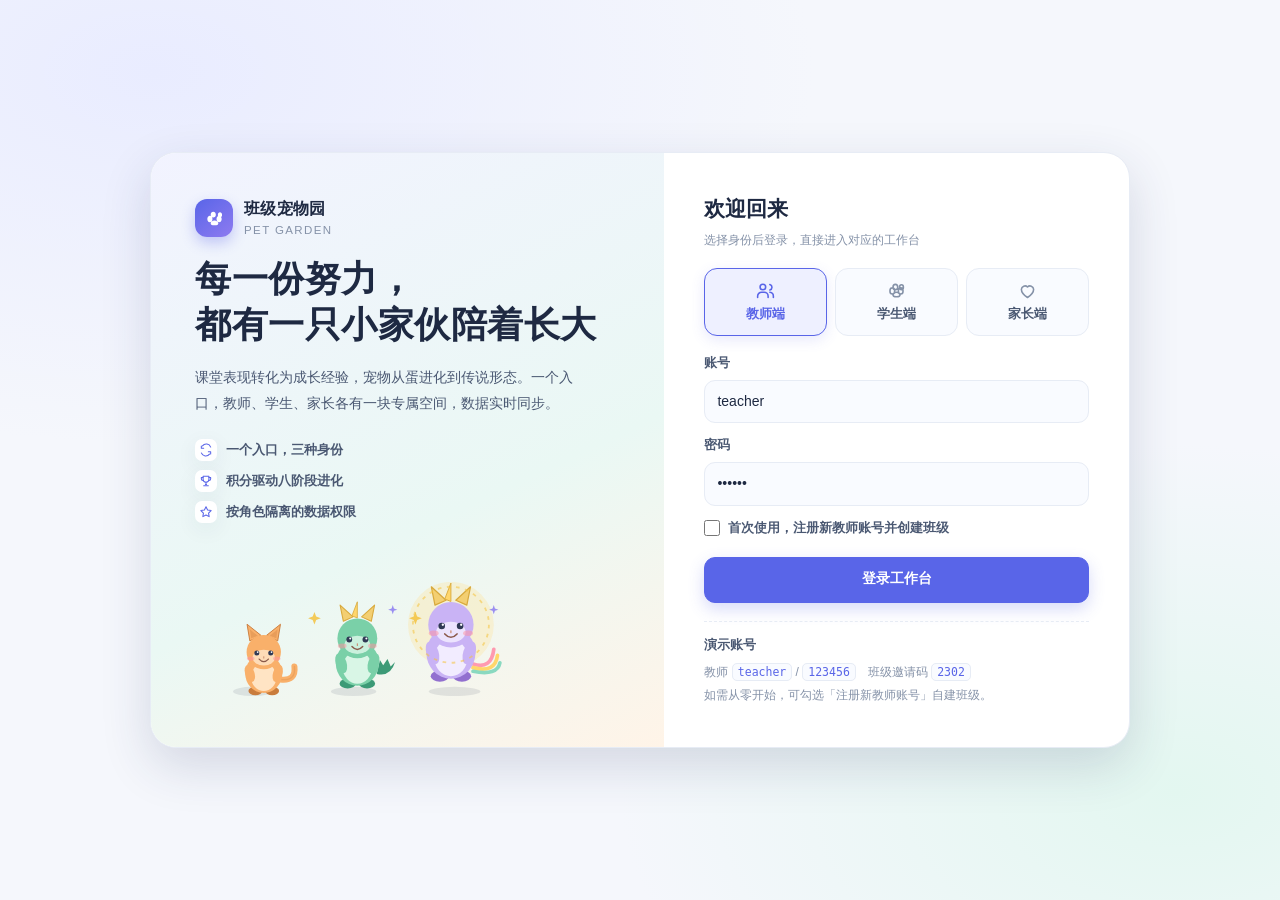
<file: index.html>
<!DOCTYPE html>
<html lang="zh-CN">
<head>
<meta charset="UTF-8">
<meta name="viewport" content="width=device-width, initial-scale=1.0, viewport-fit=cover">
<meta name="theme-color" content="#f5f7fc">
<title>班级宠物园 · 统一工作台</title>
<link rel="stylesheet" href="/assets/app.css">
</head>
<body>
<!-- 登录层 -->
<div class="auth-layer" id="authLayer">
  <div class="auth-wrap">
    <section class="auth-hero">
      <div class="brand" style="padding:0">
        <div class="brand-mark" id="brandMark"></div>
        <div class="brand-txt"><strong>班级宠物园</strong><span>PET GARDEN</span></div>
      </div>
      <h1>每一份努力，<br>都有一只小家伙陪着长大</h1>
      <p>课堂表现转化为成长经验，宠物从蛋进化到传说形态。一个入口，教师、学生、家长各有一块专属空间，数据实时同步。</p>
      <div class="auth-feats" id="authFeats"></div>
      <div class="hero-pets" id="heroPets"></div>
    </section>
    <section class="auth-card">
      <h2>欢迎回来</h2>
      <div class="hint">选择身份后登录，直接进入对应的工作台</div>
      <div class="role-tabs" id="roleTabs"></div>
      <div id="authError" class="auth-error" role="alert"></div>
      <form id="authForm" autocomplete="off"></form>
      <div class="demo-box" id="demoBox"></div>
    </section>
  </div>
</div>

<!-- 统一应用壳 -->
<div class="app hidden" id="appShell">
  <aside class="sidebar">
    <div class="brand">
      <div class="brand-mark" id="appBrandMark"></div>
      <div class="brand-txt"><strong>班级宠物园</strong><span id="appBrandSub">PET GARDEN</span></div>
    </div>
    <nav class="nav" id="sideNav"></nav>
    <div class="side-foot"><b id="sideFootTitle">工作台</b><span id="sideFootDesc">服务端持久化 · 多端实时同步</span></div>
  </aside>
  <main class="main">
    <header class="topbar">
      <div><h1 id="pageTitle">宠物园</h1></div>
      <div class="sub" id="pageSub"></div>
      <div class="topbar-spacer"></div>
      <div class="sync-wrap" id="syncWrap"></div>
      <label class="class-select" id="classSelectBox"></label>
      <button class="btn soft sm" data-act="screen-enter" id="screenBtn"></button>
      <span class="role-badge student" id="roleBadge"></span>
      <button class="btn ghost sm" data-act="switch-identity" id="switchBtn" aria-label="切换身份"></button>
    </header>
    <div class="content">
      <div class="screen-banner" id="screenBanner"></div>
      <div id="views"></div>
    </div>
  </main>
  <nav class="tabbar" id="tabBar"></nav>
</div>
<button class="btn primary screen-exit" data-act="screen-exit" id="screenExit"></button>
<div id="modalRoot"></div>
<div id="toast" aria-live="polite"></div>

<script src="/assets/pets.js"></script>
<script src="/assets/core.js"></script>
<script src="/assets/app.js"></script>
</body>
</html>
</file>
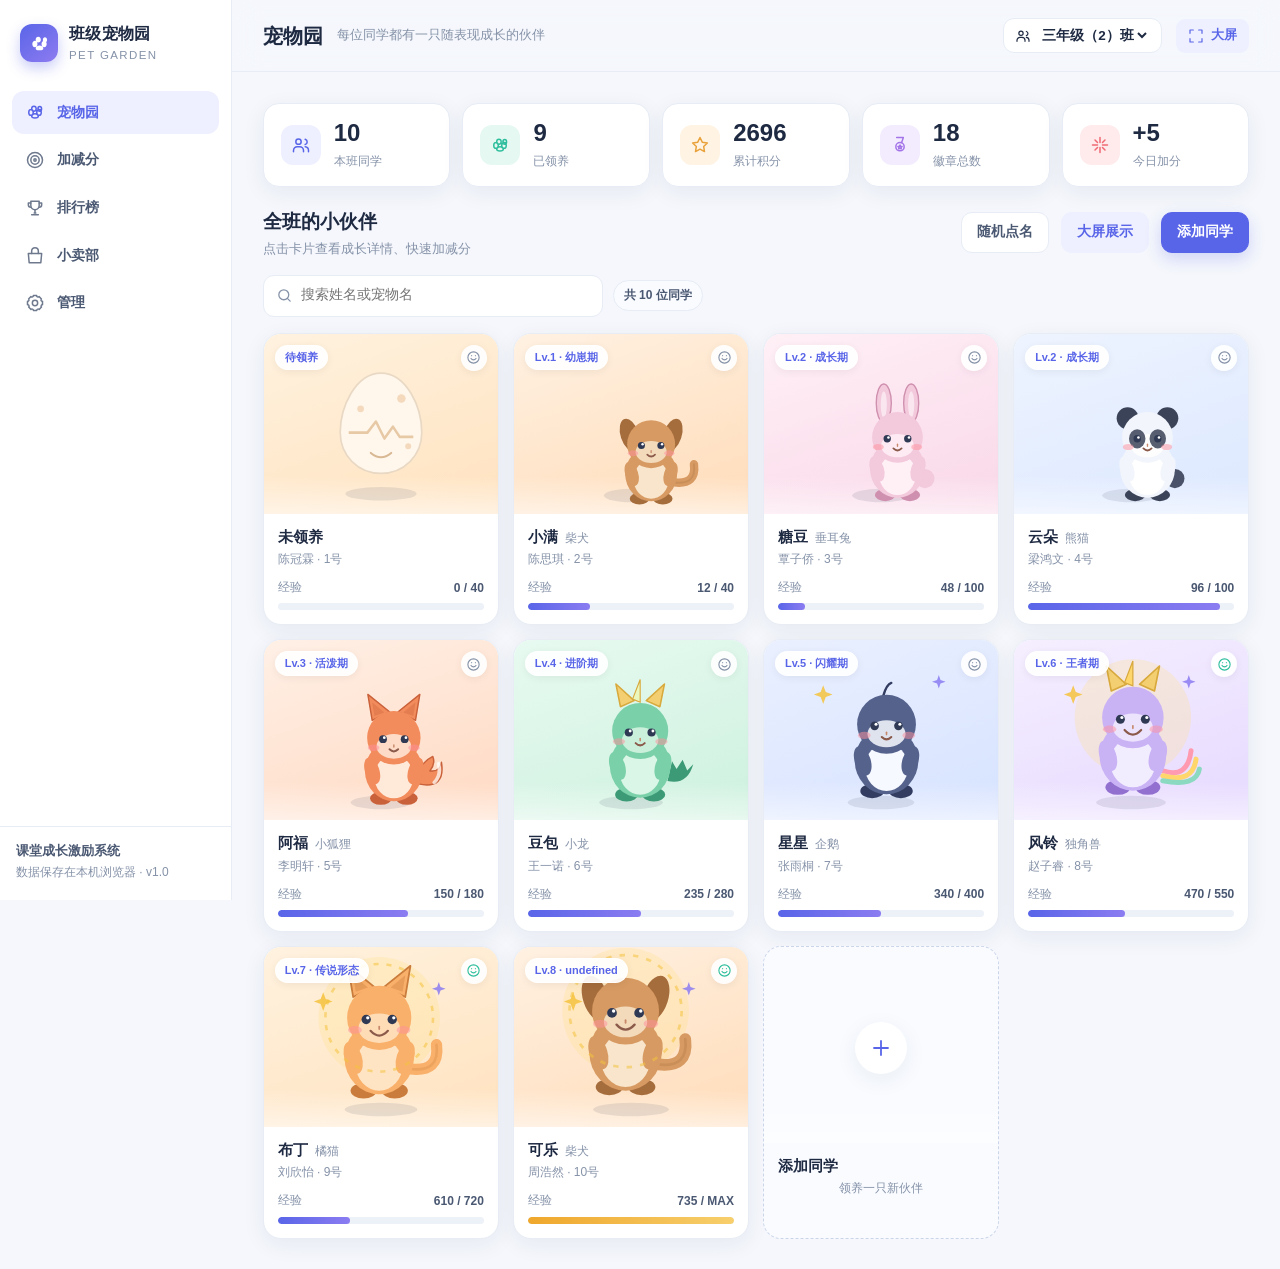
<file: prototype-v1.html>
<!DOCTYPE html>
<html lang="zh-CN">
<head>
<meta charset="UTF-8">
<meta name="viewport" content="width=device-width, initial-scale=1.0, viewport-fit=cover">
<meta name="theme-color" content="#f5f7fc">
<title>班级宠物园 · 课堂成长激励</title>
<style>
:root{
  --bg:#f5f7fc; --surface:#ffffff; --surface-2:#f9fbff; --ink:#1e2942; --ink-2:#4a5872;
  --muted:#8592a8; --line:#e7ecf5; --brand:#5965e8; --brand-soft:#eef0ff;
  --orange:#ff8a58; --mint:#2fbe9d; --red:#ef6a73; --gold:#f3b53f; --purple:#a374e8;
  --shadow:0 6px 22px rgba(35,52,92,.07); --shadow-lg:0 18px 50px rgba(35,52,92,.16);
  --r:18px; --sidebar:232px; --header:72px;
}
*{box-sizing:border-box;margin:0;padding:0;-webkit-tap-highlight-color:transparent}
html,body{height:100%}
body{
  background:var(--bg); color:var(--ink); font-size:15px; line-height:1.55;
  font-family:-apple-system,BlinkMacSystemFont,"PingFang SC","Hiragino Sans GB","Microsoft YaHei","Segoe UI",sans-serif;
  -webkit-font-smoothing:antialiased; overflow-x:hidden;
}
button,input,select,textarea{font:inherit;color:inherit}
button{cursor:pointer;border:0;background:none}
input,select,textarea{outline:none}
svg{display:block}
::-webkit-scrollbar{width:9px;height:9px}
::-webkit-scrollbar-thumb{background:#d8e0ee;border-radius:9px}
::-webkit-scrollbar-track{background:transparent}
:focus-visible{outline:3px solid rgba(89,101,232,.45);outline-offset:2px}

/* ---------- 布局 ---------- */
.app{min-height:100%}
.sidebar{
  position:fixed;inset:0 auto 0 0;width:var(--sidebar);background:var(--surface);
  border-right:1px solid var(--line);display:flex;flex-direction:column;z-index:30;
}
.brand{display:flex;align-items:center;gap:11px;padding:22px 20px 18px}
.brand-mark{width:38px;height:38px;border-radius:12px;background:linear-gradient(140deg,var(--brand),#8e7bf0);
  display:grid;place-items:center;color:#fff;box-shadow:0 6px 14px rgba(89,101,232,.32);flex:none}
.brand-mark svg{width:23px;height:23px}
.brand-txt strong{display:block;font-size:16px;letter-spacing:.3px}
.brand-txt span{display:block;font-size:11.5px;color:var(--muted);letter-spacing:1.4px}
.nav{padding:8px 12px;display:flex;flex-direction:column;gap:4px;flex:1;overflow-y:auto}
.nav-item{display:flex;align-items:center;gap:12px;width:100%;padding:11px 13px;border-radius:12px;
  color:var(--ink-2);font-weight:600;font-size:14px;text-align:left;transition:.18s}
.nav-item svg{width:20px;height:20px;flex:none;opacity:.8}
.nav-item:hover{background:var(--surface-2);color:var(--brand)}
.nav-item.active{background:var(--brand-soft);color:var(--brand)}
.nav-item.active svg{opacity:1}
.side-foot{padding:14px 16px 18px;border-top:1px solid var(--line);font-size:12px;color:var(--muted)}
.side-foot b{display:block;color:var(--ink-2);font-size:13px;margin-bottom:2px}
.main{margin-left:var(--sidebar);min-height:100vh}
.topbar{height:var(--header);display:flex;align-items:center;gap:14px;padding:0 clamp(16px,2.4vw,34px);
  background:rgba(245,247,252,.88);backdrop-filter:blur(14px);border-bottom:1px solid var(--line);
  position:sticky;top:0;z-index:20}
.topbar h1{font-size:clamp(17px,1.6vw,21px);font-weight:750;letter-spacing:.2px;white-space:nowrap;
  min-width:0;overflow:hidden;text-overflow:ellipsis}
.topbar .sub{font-size:12.5px;color:var(--muted);white-space:nowrap}
.topbar-spacer{flex:1}
.class-select{display:flex;align-items:center;gap:7px;background:var(--surface);border:1px solid var(--line);
  border-radius:11px;padding:8px 11px;font-size:13.5px;font-weight:650;max-width:210px}
.class-select select{border:0;background:none;font-weight:650;max-width:150px;cursor:pointer}
.content{padding:clamp(16px,2.4vw,32px);max-width:1680px;margin:0 auto}
.view{display:none;animation:fade .28s ease}
.view.active{display:block}
@keyframes fade{from{opacity:0;transform:translateY(8px)}to{opacity:1;transform:none}}
.tabbar{display:none}

/* ---------- 通用组件 ---------- */
.card{background:var(--surface);border:1px solid var(--line);border-radius:var(--r);box-shadow:var(--shadow)}
.section-head{display:flex;align-items:center;gap:12px;flex-wrap:wrap;margin:0 0 16px}
.section-head h2{font-size:clamp(17px,1.5vw,20px);font-weight:750}
.section-head p{font-size:13px;color:var(--muted);margin-top:2px}
.section-head .grow{flex:1}
.btn{display:inline-flex;align-items:center;justify-content:center;gap:7px;padding:9px 15px;border-radius:11px;
  font-size:13.5px;font-weight:650;border:1px solid var(--line);background:var(--surface);color:var(--ink-2);
  transition:.18s;white-space:nowrap;min-height:40px}
.btn svg{width:16px;height:16px}
.btn:hover{transform:translateY(-1px);border-color:#cfd8ea;box-shadow:var(--shadow)}
.btn:active{transform:none}
.btn.primary{background:var(--brand);color:#fff;border-color:var(--brand);box-shadow:0 6px 16px rgba(89,101,232,.24)}
.btn.primary:hover{background:#4a56d8}
.btn.soft{background:var(--brand-soft);color:var(--brand);border-color:transparent}
.btn.warn{background:#fff2f2;color:var(--red);border-color:#ffdfe1}
.btn.ghost{background:transparent;border-color:transparent;color:var(--muted)}
.btn.sm{padding:6px 11px;min-height:34px;font-size:12.5px;border-radius:9px}
.btn.block{width:100%}
.btn[disabled]{opacity:.45;cursor:not-allowed;transform:none}
.input,.select,textarea.input{width:100%;padding:10px 12px;border:1px solid var(--line);border-radius:11px;
  background:var(--surface-2);font-size:14px;min-height:42px}
.input:focus,.select:focus,textarea.input:focus{border-color:var(--brand);background:#fff;box-shadow:0 0 0 3px rgba(89,101,232,.1)}
textarea.input{min-height:110px;resize:vertical;line-height:1.7}
label.field{display:block;margin-bottom:13px}
label.field>span{display:block;font-size:12.5px;font-weight:650;color:var(--ink-2);margin-bottom:6px}
.hint{font-size:12px;color:var(--muted);line-height:1.7}
.chip{display:inline-flex;align-items:center;gap:5px;padding:5px 10px;border-radius:999px;white-space:nowrap;
  background:var(--surface-2);border:1px solid var(--line);font-size:12px;font-weight:650;color:var(--ink-2)}
.toolbar>.chip{flex:none}
.chip.on{background:var(--brand);color:#fff;border-color:var(--brand)}
.pill{display:inline-flex;align-items:center;padding:3px 9px;border-radius:999px;font-size:11.5px;font-weight:700;line-height:1.6}
.pill.g{background:#e6f8f2;color:#168a6e}.pill.o{background:#fff0e7;color:#d46a35}
.pill.r{background:#ffebed;color:#d1535d}.pill.p{background:#f1ecff;color:#7c53c9}
.pill.b{background:#eaeefe;color:#4c58cf}
.empty{text-align:center;padding:52px 20px;color:var(--muted)}
.empty svg{width:46px;height:46px;margin:0 auto 12px;opacity:.4}
.empty strong{display:block;color:var(--ink-2);font-size:15px;margin-bottom:4px}

/* ---------- 统计条 ---------- */
.stat-row{display:grid;grid-template-columns:repeat(auto-fit,minmax(150px,1fr));gap:12px;margin-bottom:20px}
.stat{background:var(--surface);border:1px solid var(--line);border-radius:16px;padding:15px 17px;box-shadow:var(--shadow);
  display:flex;align-items:center;gap:13px}
.stat-ico{width:40px;height:40px;border-radius:12px;display:grid;place-items:center;flex:none}
.stat-ico svg{width:20px;height:20px}
.stat b{display:block;font-size:clamp(19px,2vw,24px);font-weight:780;line-height:1.2}
.stat span{font-size:12px;color:var(--muted)}

/* ---------- 工具栏 ---------- */
.toolbar{display:flex;align-items:center;gap:10px;flex-wrap:wrap;margin-bottom:16px}
.search{display:flex;align-items:center;gap:8px;background:var(--surface);border:1px solid var(--line);
  border-radius:11px;padding:0 12px;min-height:42px;flex:1 1 220px;max-width:340px}
.search svg{width:17px;height:17px;color:var(--muted);flex:none}
.search input{border:0;background:none;width:100%;font-size:13.5px}
.chips-row{display:flex;gap:8px;flex-wrap:wrap}
.chips-scroll{display:flex;gap:8px;overflow-x:auto;padding-bottom:4px;scrollbar-width:none}
.chips-scroll::-webkit-scrollbar{display:none}
.chips-scroll .chip{white-space:nowrap;cursor:pointer}

/* ---------- 宠物卡 ---------- */
.pet-grid{display:grid;grid-template-columns:repeat(auto-fill,minmax(clamp(172px,17vw,224px),1fr));gap:14px}
.pet-card{background:var(--surface);border:1px solid var(--line);border-radius:var(--r);box-shadow:var(--shadow);
  overflow:hidden;cursor:pointer;transition:transform .2s,box-shadow .2s,border-color .2s;position:relative;text-align:left;width:100%}
.pet-card:hover{transform:translateY(-4px);box-shadow:var(--shadow-lg);border-color:#d5def2}
.pet-card.hidden{display:none}
.pet-scene{height:clamp(140px,15vw,180px);position:relative;display:grid;place-items:center;overflow:hidden}
.pet-scene::after{content:"";position:absolute;inset:auto 0 0;height:38px;background:linear-gradient(transparent,rgba(255,255,255,.55))}
.pet-svg{width:min(88%,170px);height:auto;max-height:100%;position:relative;z-index:1}
.pet-bob{animation:bob 3.4s ease-in-out infinite;transform-origin:center}
@keyframes bob{0%,100%{transform:translateY(0)}50%{transform:translateY(-5px)}}
.pet-lv{position:absolute;top:11px;left:11px;z-index:2;background:rgba(255,255,255,.92);border:1px solid rgba(255,255,255,.8);
  border-radius:999px;padding:3px 9px;font-size:11px;font-weight:800;color:var(--brand);box-shadow:0 2px 8px rgba(0,0,0,.06)}
.pet-mood{position:absolute;top:11px;right:11px;z-index:2;width:26px;height:26px;border-radius:50%;
  background:rgba(255,255,255,.92);display:grid;place-items:center;box-shadow:0 2px 8px rgba(0,0,0,.06)}
.pet-mood svg{width:15px;height:15px}
.pet-body{padding:12px 14px 14px}
.pet-name{display:flex;align-items:baseline;gap:7px;min-width:0}
.pet-name strong{font-size:14.5px;font-weight:750;white-space:nowrap;overflow:hidden;text-overflow:ellipsis}
.pet-name small{font-size:11.5px;color:var(--muted);white-space:nowrap;overflow:hidden;text-overflow:ellipsis}
.pet-owner{font-size:12px;color:var(--muted);margin:2px 0 10px}
.pet-meta{display:flex;align-items:center;justify-content:space-between;font-size:11.5px;color:var(--muted);margin-bottom:6px}
.pet-meta b{color:var(--ink-2);font-size:12px}
.bar{height:7px;background:#edf1f8;border-radius:99px;overflow:hidden}
.bar>i{display:block;height:100%;border-radius:99px;background:linear-gradient(90deg,var(--brand),#8b7cf1);transition:width .4s}
.bar.mint>i{background:linear-gradient(90deg,#28b393,#6cd9b7)}
.bar.gold>i{background:linear-gradient(90deg,#efa72c,#f7cf6c)}
.pet-acc{display:flex;gap:4px;margin-top:9px;flex-wrap:wrap}
.pet-acc i{width:7px;height:7px;border-radius:50%;background:var(--gold)}
.adopt-card{border:1.5px dashed #cbd5ea;background:var(--surface-2);box-shadow:none}
.adopt-card:hover{border-color:var(--brand);box-shadow:var(--shadow)}
.adopt-plus{width:52px;height:52px;border-radius:50%;background:#fff;display:grid;place-items:center;
  color:var(--brand);box-shadow:var(--shadow);margin:0 auto 10px}
.adopt-plus svg{width:24px;height:24px}

/* ---------- 批量评价 ---------- */
.score-layout{display:grid;grid-template-columns:minmax(240px,320px) 1fr;gap:16px;align-items:start}
.panel{padding:18px}
.panel h3{font-size:15px;font-weight:750;margin-bottom:4px}
.panel .hint{margin-bottom:14px}
.stu-pick{display:flex;flex-wrap:wrap;gap:7px;max-height:min(48vh,430px);overflow-y:auto;padding:2px}
.stu-chip{border:1px solid var(--line);background:var(--surface-2);border-radius:10px;padding:7px 11px;
  font-size:13px;font-weight:600;display:flex;align-items:center;gap:6px}
.stu-chip i{width:8px;height:8px;border-radius:50%;background:#cbd5ea}
.stu-chip.on{background:var(--brand-soft);border-color:#c9cffb;color:var(--brand)}
.stu-chip.on i{background:var(--brand)}
.rule-grid{display:grid;grid-template-columns:repeat(auto-fill,minmax(190px,1fr));gap:10px}
.rule{border:1px solid var(--line);border-radius:13px;padding:12px 13px;background:var(--surface);text-align:left;
  transition:.18s;display:flex;flex-direction:column;gap:7px;min-height:86px}
.rule:hover{border-color:var(--brand);transform:translateY(-2px);box-shadow:var(--shadow)}
.rule.hidden{display:none}
.rule .rt{font-size:13.5px;font-weight:650;line-height:1.45;flex:1}
.rule .rv{font-size:16px;font-weight:800}
.rule .rv.plus{color:var(--mint)}.rule .rv.minus{color:var(--red)}
.rule .del{position:absolute}
.rule-cat-dot{width:8px;height:8px;border-radius:50%;display:inline-block;margin-right:6px}
.sel-bar{display:flex;align-items:center;gap:10px;flex-wrap:wrap;background:var(--brand-soft);border-radius:12px;
  padding:10px 13px;margin-bottom:14px;font-size:13px;color:var(--brand);font-weight:650}
.sel-bar .grow{flex:1}

/* ---------- 排行榜 ---------- */
.podium{display:grid;grid-template-columns:repeat(3,1fr);gap:12px;align-items:end;margin-bottom:18px;max-width:720px;margin-left:auto;margin-right:auto}
.podium-item{border-radius:18px;padding:16px 12px;text-align:center;border:1px solid var(--line);background:var(--surface);box-shadow:var(--shadow)}
.podium-item.first{background:linear-gradient(170deg,#fff7e2,#fff);border-color:#f6dda2;padding-top:24px}
.podium-item .rank-no{font-size:12px;font-weight:800;color:var(--muted);letter-spacing:1px}
.podium-item .p-svg{width:96px;height:96px;margin:2px auto}
.podium-item strong{display:block;font-size:14.5px;margin-top:2px}
.podium-item span{font-size:12px;color:var(--muted)}
.podium-item b{display:block;color:var(--brand);font-size:18px;margin-top:4px}
.rank-list{display:flex;flex-direction:column;gap:9px}
.rank-row{display:flex;align-items:center;gap:12px;padding:11px 14px;background:var(--surface);border:1px solid var(--line);
  border-radius:14px;box-shadow:var(--shadow)}
.rank-no{width:30px;height:30px;border-radius:10px;background:var(--surface-2);display:grid;place-items:center;
  font-weight:800;font-size:13px;color:var(--muted);flex:none}
.rank-row:nth-child(-n+3) .rank-no{background:var(--brand-soft);color:var(--brand)}
.rank-av{width:42px;height:42px;border-radius:13px;background:var(--brand-soft);display:grid;place-items:center;
  font-weight:800;color:var(--brand);flex:none;font-size:15px}
.rank-info{flex:1;min-width:0}
.rank-info strong{display:block;font-size:14px}
.rank-info span{font-size:11.5px;color:var(--muted)}
.rank-score{font-weight:800;color:var(--brand);font-size:17px;white-space:nowrap}
.rank-score small{font-size:11px;color:var(--muted);font-weight:600;margin-left:2px}

/* ---------- 小卖部 ---------- */
.shop-grid{display:grid;grid-template-columns:repeat(auto-fill,minmax(210px,1fr));gap:14px}
.good{background:var(--surface);border:1px solid var(--line);border-radius:var(--r);padding:16px;box-shadow:var(--shadow);
  display:flex;flex-direction:column;gap:9px}
.good-ico{width:54px;height:54px;border-radius:15px;display:grid;place-items:center;color:#fff}
.good-ico svg{width:27px;height:27px}
.good h4{font-size:15px;font-weight:750}
.good p{font-size:12.5px;color:var(--muted);flex:1;min-height:34px}
.good-foot{display:flex;align-items:center;justify-content:space-between;gap:8px}
.price{font-size:13px;font-weight:800;color:#c98a16;display:flex;align-items:center;gap:4px}
.price svg{width:15px;height:15px}

/* ---------- 记录 ---------- */
.rec-list{display:flex;flex-direction:column;gap:8px}
.rec{display:flex;align-items:center;gap:12px;background:var(--surface);border:1px solid var(--line);
  border-radius:13px;padding:11px 14px;box-shadow:var(--shadow)}
.rec-ico{width:34px;height:34px;border-radius:10px;display:grid;place-items:center;flex:none;font-weight:800;font-size:14px}
.rec-ico.plus{background:#e6f8f2;color:#168a6e}.rec-ico.minus{background:#ffebed;color:#d1535d}
.rec-ico.other{background:var(--brand-soft);color:var(--brand)}
.rec-main{flex:1;min-width:0}
.rec-main strong{display:block;font-size:13.5px;font-weight:650;white-space:nowrap;overflow:hidden;text-overflow:ellipsis}
.rec-main span{font-size:11.5px;color:var(--muted)}
.rec-val{font-weight:800;font-size:15px;white-space:nowrap}
.rec-val.plus{color:var(--mint)}.rec-val.minus{color:var(--red)}
.rec.undone{opacity:.5}
.rec.undone .rec-main strong{text-decoration:line-through}
.tbl{width:100%;border-collapse:collapse;font-size:13px}
.tbl th,.tbl td{text-align:left;padding:9px 8px;border-bottom:1px solid var(--line)}
.tbl th{font-size:12px;color:var(--muted);font-weight:650}
.tbl-wrap{overflow-x:auto}
.form-row{display:grid;grid-template-columns:repeat(auto-fit,minmax(140px,1fr));gap:12px}
.split{display:grid;grid-template-columns:repeat(auto-fit,minmax(260px,1fr));gap:16px;align-items:start}
.set-block{padding:18px;margin-bottom:16px}
.set-block h3{font-size:15px;font-weight:750;margin-bottom:3px}
.set-block .hint{margin-bottom:14px}
.line-row{display:flex;align-items:center;gap:10px;padding:9px 0;border-bottom:1px solid var(--line);flex-wrap:wrap}
.line-row:last-child{border-bottom:0}
.line-row .grow{flex:1;min-width:90px}
.line-row b{font-size:13.5px;font-weight:650}

/* ---------- 弹窗 ---------- */
.backdrop{position:fixed;inset:0;background:rgba(20,30,55,.45);backdrop-filter:blur(3px);z-index:60;animation:fade .2s}
.modal{position:fixed;z-index:61;top:50%;left:50%;transform:translate(-50%,-50%);width:min(94vw,560px);
  max-height:88vh;overflow-y:auto;background:var(--surface);border-radius:22px;box-shadow:var(--shadow-lg);animation:pop .24s ease}
.modal.wide{width:min(94vw,720px)}
@keyframes pop{from{opacity:0;transform:translate(-50%,-46%) scale(.97)}to{opacity:1;transform:translate(-50%,-50%) scale(1)}}
.modal-head{display:flex;align-items:center;gap:10px;padding:18px 20px 12px;position:sticky;top:0;background:var(--surface);z-index:2}
.modal-head h3{font-size:17px;font-weight:750;flex:1}
.modal-body{padding:4px 20px 18px}
.modal-foot{display:flex;gap:9px;padding:14px 20px 20px;border-top:1px solid var(--line);position:sticky;bottom:0;background:var(--surface)}
.modal-foot .btn{flex:1}
.x-btn{width:32px;height:32px;border-radius:9px;display:grid;place-items:center;color:var(--muted)}
.x-btn:hover{background:var(--surface-2)}
.x-btn svg{width:18px;height:18px}
.pet-detail-hero{border-radius:16px;padding:10px;display:grid;place-items:center;margin-bottom:14px}
.pet-detail-hero .pet-svg{width:min(210px,60vw)}
.status-grid{display:grid;grid-template-columns:repeat(3,1fr);gap:9px;margin:12px 0}
.status-box{background:var(--surface-2);border-radius:12px;padding:9px 10px;text-align:center}
.status-box span{font-size:11.5px;color:var(--muted)}
.status-box b{display:block;font-size:15px;margin:1px 0 5px}
.status-box .bar{height:5px}
.species-grid{display:grid;grid-template-columns:repeat(4,1fr);gap:9px}
.species-opt{border:1.5px solid var(--line);border-radius:13px;padding:8px 4px;text-align:center;cursor:pointer;background:var(--surface-2)}
.species-opt svg{width:56px;height:56px;margin:0 auto}
.species-opt span{font-size:11.5px;font-weight:650;display:block}
.species-opt.on{border-color:var(--brand);background:var(--brand-soft)}
.quick-rules{display:grid;grid-template-columns:repeat(auto-fill,minmax(128px,1fr));gap:8px}
.quick-rule{border:1px solid var(--line);border-radius:10px;padding:8px 9px;font-size:12.5px;text-align:left;font-weight:600;background:var(--surface-2)}
.quick-rule b{display:block;font-size:12px;margin-top:2px}
.quick-rule.plus b{color:var(--mint)}.quick-rule.minus b{color:var(--red)}
.acc-grid{display:grid;grid-template-columns:repeat(auto-fill,minmax(100px,1fr));gap:8px}
.acc-opt{border:1.5px solid var(--line);border-radius:11px;padding:9px;font-size:12.5px;font-weight:650;text-align:center;background:var(--surface-2)}
.acc-opt.on{border-color:var(--brand);background:var(--brand-soft);color:var(--brand)}

/* ---------- 提示 / 大屏 ---------- */
#toast{position:fixed;left:50%;bottom:28px;transform:translateX(-50%);z-index:90;display:flex;flex-direction:column;gap:8px;align-items:center;pointer-events:none}
.toast{background:#222e4c;color:#fff;padding:11px 18px;border-radius:12px;font-size:13.5px;font-weight:600;
  box-shadow:var(--shadow-lg);animation:toastIn .24s ease;max-width:88vw;text-align:center}
.toast.ok{background:#1f9b7e}.toast.bad{background:#d75a64}
@keyframes toastIn{from{opacity:0;transform:translateY(10px)}to{opacity:1;transform:none}}
.screen-exit{display:none;position:fixed;top:16px;right:16px;z-index:80}
body.screen-mode{overflow:auto}
body.screen-mode .sidebar,body.screen-mode .topbar,body.screen-mode .tabbar,
body.screen-mode .stat-row,body.screen-mode .toolbar,body.screen-mode .section-head{display:none!important}
body.screen-mode .main{margin-left:0}
body.screen-mode .content{padding:20px;max-width:none}
body.screen-mode .pet-grid{grid-template-columns:repeat(auto-fill,minmax(clamp(180px,14vw,250px),1fr));gap:18px}
body.screen-mode .pet-scene{height:clamp(170px,17vw,230px)}
body.screen-mode .screen-exit{display:inline-flex}
body.screen-mode .pet-card{box-shadow:0 8px 28px rgba(35,52,92,.1)}
.screen-banner{display:none;text-align:center;padding:6px 0 20px}
body.screen-mode .screen-banner{display:block}
.screen-banner h2{font-size:clamp(22px,2.6vw,36px);font-weight:800;letter-spacing:1px}
.screen-banner p{color:var(--muted);font-size:14px}
.levelup{animation:levelup .8s ease}
@keyframes levelup{0%{box-shadow:0 0 0 0 rgba(243,181,63,.7)}100%{box-shadow:0 0 0 22px rgba(243,181,63,0)}}

/* ---------- 响应式 ---------- */
@media (max-width:1180px){
  .score-layout{grid-template-columns:1fr}
  .stu-pick{max-height:190px}
}
@media (max-width:900px){
  :root{--header:60px}
  .sidebar{display:none}
  .main{margin-left:0;padding-bottom:calc(72px + env(safe-area-inset-bottom))}
  .topbar{padding:0 16px}
  .topbar .sub{display:none}
  .content{padding:16px}
  .tabbar{display:flex;position:fixed;left:0;right:0;bottom:0;width:100%;z-index:40;background:rgba(255,255,255,.96);
    backdrop-filter:blur(14px);border-top:1px solid var(--line);padding:6px 4px calc(6px + env(safe-area-inset-bottom));
    box-shadow:0 -6px 22px rgba(35,52,92,.06)}
  .tab{flex:1 1 0;min-width:0;display:flex;flex-direction:column;align-items:center;gap:2px;padding:5px 2px;min-height:52px;
    color:var(--muted);font-size:10.5px;font-weight:650;border-radius:11px}
  .tab svg{width:21px;height:21px}
  .tab.active{color:var(--brand);background:var(--brand-soft)}
  .pet-grid{grid-template-columns:repeat(auto-fill,minmax(158px,1fr));gap:11px}
  .pet-scene{height:clamp(126px,25vw,160px)}
  .modal{top:auto;bottom:0;left:0;transform:none;width:100%;max-height:90vh;border-radius:22px 22px 0 0;
    animation:sheet .26s ease;padding-bottom:env(safe-area-inset-bottom)}
  .modal.wide{width:100%}
  @keyframes sheet{from{transform:translateY(100%)}to{transform:none}}
  .modal-foot{position:sticky}
  .podium{gap:7px}
  .podium-item{padding:12px 6px}
  .podium-item .p-svg{width:74px;height:74px}
  .class-select{max-width:150px}
}
@media (max-width:560px){
  .topbar h1{font-size:16px}
  .class-select{padding:7px 9px;font-size:12.5px}
  .class-select svg{display:none}
  .stat-row{grid-template-columns:repeat(2,1fr);gap:9px}
  .stat{padding:11px 12px;gap:9px}
  .stat-ico{width:34px;height:34px}
  .pet-grid{grid-template-columns:repeat(2,minmax(0,1fr));gap:10px}
  .pet-scene{height:clamp(118px,32vw,160px)}
  .pet-body{padding:10px 11px 12px}
  .rule-grid{grid-template-columns:repeat(2,minmax(0,1fr));gap:8px}
  .rule{min-height:78px;padding:10px}
  .shop-grid{grid-template-columns:repeat(2,minmax(0,1fr));gap:10px}
  .good{padding:12px}
  .species-grid{grid-template-columns:repeat(4,1fr);gap:6px}
  .species-opt svg{width:44px;height:44px}
  .podium-item .p-svg{width:58px;height:58px}
  .podium-item strong{font-size:12.5px}
  .podium-item b{font-size:15px}
  .section-head .btn{padding:8px 11px}
  .form-row{grid-template-columns:1fr}
  .rec{padding:9px 11px;gap:9px}
  .rec-val{font-size:14px}
  body.screen-mode .pet-grid{grid-template-columns:repeat(2,minmax(0,1fr))}
}
@media (max-width:360px){
  .pet-grid,.shop-grid{grid-template-columns:1fr}
  .rule-grid{grid-template-columns:1fr}
}
@media (min-width:1700px){
  .content{padding:32px 44px}
  .pet-grid{gap:18px}
}
@media (prefers-reduced-motion:reduce){
  *,*::before,*::after{animation-duration:.01ms!important;transition-duration:.01ms!important}
}
@media print{.sidebar,.topbar,.tabbar,.toolbar,.btn{display:none!important}.main{margin:0}.pet-card{break-inside:avoid}}
</style>
</head>
<body>
<div class="app">
  <aside class="sidebar">
    <div class="brand">
      <div class="brand-mark" id="brandMark"></div>
      <div class="brand-txt"><strong>班级宠物园</strong><span>PET GARDEN</span></div>
    </div>
    <nav class="nav" id="sideNav"></nav>
    <div class="side-foot"><b>课堂成长激励系统</b>数据保存在本机浏览器 · v1.0</div>
  </aside>
  <main class="main">
    <header class="topbar">
      <div>
        <h1 id="pageTitle">宠物园</h1>
      </div>
      <div class="sub" id="pageSub"></div>
      <div class="topbar-spacer"></div>
      <label class="class-select" id="classSelectBox"></label>
      <button class="btn soft sm" data-act="screen-enter" id="screenBtn"></button>
    </header>
    <div class="content">
      <div class="screen-banner" id="screenBanner"></div>
      <section class="view active" id="view-garden"></section>
      <section class="view" id="view-score"></section>
      <section class="view" id="view-rank"></section>
      <section class="view" id="view-shop"></section>
      <section class="view" id="view-manage"></section>
    </div>
  </main>
  <nav class="tabbar" id="tabBar"></nav>
</div>
<button class="btn primary screen-exit" data-act="screen-exit" id="screenExit"></button>
<div id="modalRoot"></div>
<div id="toast" aria-live="polite"></div>

<script>
/* ==================== 基础数据 ==================== */
const KEY='pet-garden-state-v1';
const ICON={
  paw:'<path d="M4.5 12.5c0-2 1.2-3.5 2.7-3.5s2.7 1.5 2.7 3.5S8.7 16 7.2 16s-2.7-1.5-2.7-3.5Zm9.6 0c0-2 1.2-3.5 2.7-3.5s2.7 1.5 2.7 3.5S18.3 16 16.8 16s-2.7-1.5-2.7-3.5ZM8 8.2C8 6.3 9.2 5 10.7 5s2.7 1.3 2.7 3.2S12.2 11 10.7 11 8 10.1 8 8.2Zm7.5.1c0-1.6 1-2.8 2.2-2.8s2.2 1.2 2.2 2.8S18.9 11 17.7 11s-2.2-1.1-2.2-2.7ZM12 14c2.2 0 4 1.5 4 3.1 0 1.4-1.4 2-4 2s-4-.6-4-2c0-1.6 1.8-3.1 4-3.1Z"/>',
  target:'<circle cx="12" cy="12" r="9"/><circle cx="12" cy="12" r="5"/><circle cx="12" cy="12" r="1.4"/>',
  trophy:'<path d="M7 4h10v5a5 5 0 0 1-10 0V4Z"/><path d="M7 6H4v2a3 3 0 0 0 3 3m10-5h3v2a3 3 0 0 1-3 3M12 14v4m-4 2h8m-5-2h2"/>',
  shop:'<path d="M4 9h16l-1 11H5L4 9Z"/><path d="M8 9V6a4 4 0 0 1 8 0v3"/>',
  gear:'<circle cx="12" cy="12" r="3.2"/><path d="M19.4 15a1.6 1.6 0 0 0 .3 1.8l.1.1-2.8 2.8-.1-.1a1.6 1.6 0 0 0-1.8-.3 1.6 1.6 0 0 0-1 1.5V21h-4v-.2a1.6 1.6 0 0 0-1-1.5 1.6 1.6 0 0 0-1.8.3l-.1.1-2.8-2.8.1-.1a1.6 1.6 0 0 0 .3-1.8 1.6 1.6 0 0 0-1.5-1H3v-4h.2a1.6 1.6 0 0 0 1.5-1 1.6 1.6 0 0 0-.3-1.8l-.1-.1 2.8-2.8.1.1a1.6 1.6 0 0 0 1.8.3 1.6 1.6 0 0 0 1-1.5V3h4v.2a1.6 1.6 0 0 0 1 1.5 1.6 1.6 0 0 0 1.8-.3l.1-.1 2.8 2.8-.1.1a1.6 1.6 0 0 0-.3 1.8 1.6 1.6 0 0 0 1.5 1H21v4h-.2a1.6 1.6 0 0 0-1.4 1Z"/>',
  plus:'<path d="M12 5v14M5 12h14"/>',
  search:'<circle cx="11" cy="11" r="7"/><path d="m16 16 4 4"/>',
  expand:'<path d="M8 3H3v5m13-5h5v5M8 21H3v-5m13 5h5v-5"/>',
  shrink:'<path d="M3 8h5V3m13 5h-5V3M3 16h5v5m13-5h-5v5"/>',
  close:'<path d="M6 6l12 12M18 6 6 18"/>',
  users:'<circle cx="9" cy="8" r="3.2"/><path d="M3 20v-1.5A4.5 4.5 0 0 1 7.5 14h3A4.5 4.5 0 0 1 15 18.5V20m2-14.8a3.2 3.2 0 0 1 0 6.2M17 14a4.5 4.5 0 0 1 4 4.5V20"/>',
  star:'<path d="m12 3 2.7 5.6 6.1.9-4.4 4.3 1 6.1L12 17l-5.4 2.9 1-6.1-4.4-4.3 6.1-.9L12 3Z"/>',
  clock:'<circle cx="12" cy="12" r="9"/><path d="M12 7v5l3.5 2"/>',
  download:'<path d="M12 3v12m0 0 4-4m-4 4-4-4M4 18v2h16v-2"/>',
  upload:'<path d="M12 16V4m0 0 4 4m-4-4L8 8M4 18v2h16v-2"/>',
  trash:'<path d="M4 7h16M9 7V4h6v3m-8 0 1 13h8l1-13"/>',
  undo:'<path d="M4 10h9a5 5 0 0 1 0 10H9M4 10l4-4M4 10l4 4"/>',
  dice:'<rect x="3.5" y="3.5" width="17" height="17" rx="3"/><circle cx="8" cy="8" r="1.2"/><circle cx="16" cy="8" r="1.2"/><circle cx="12" cy="12" r="1.2"/><circle cx="8" cy="16" r="1.2"/><circle cx="16" cy="16" r="1.2"/>',
  check:'<path d="m5 12 4.5 4.5L19 7"/>',
  edit:'<path d="M4 20h4l11-11-4-4L4 16v4Zm10-14 4 4"/>',
  heart:'<path d="M12 20s-7-4.4-7-9.4A4.1 4.1 0 0 1 12 8a4.1 4.1 0 0 1 7 2.6c0 5-7 9.4-7 9.4Z"/>',
  gift:'<rect x="3" y="9" width="18" height="11" rx="2"/><path d="M3 13h18M12 9v11M12 9S9 3 7 5s5 4 5 4Zm0 0s3-6 5-4-5 4-5 4Z"/>',
  medal:'<circle cx="12" cy="14" r="5"/><path d="M8 3h8l-2 6M12 12l.8 1.6 1.7.2-1.3 1.2.3 1.7-1.5-.8-1.5.8.3-1.7-1.3-1.2 1.7-.2L12 12Z"/>',
  book:'<path d="M4 5a2 2 0 0 1 2-2h12v16H6a2 2 0 0 0-2 2V5Zm2 14h12"/>',
  sparkle:'<path d="M12 3v6m0 6v6M3 12h6m6 0h6M6 6l3 3m6 6 3 3M18 6l-3 3M9 15l-3 3"/>',
  sad:'<circle cx="12" cy="12" r="9"/><path d="M8 15c1-1.5 2.3-2 4-2s3 .5 4 2M9 9h.01M15 9h.01"/>',
  smile:'<circle cx="12" cy="12" r="9"/><path d="M8 13.5c1 1.5 2.3 2.2 4 2.2s3-.7 4-2.2M9 9h.01M15 9h.01"/>',
  sick:'<circle cx="12" cy="12" r="9"/><path d="m9 9 2 2m0-2-2 2m6-2 2 2m0-2-2 2M9 16h6"/>'
};
function ic(n,size){return '<svg viewBox="0 0 24 24" width="'+(size||20)+'" height="'+(size||20)+'" fill="none" stroke="currentColor" stroke-width="1.8" stroke-linecap="round" stroke-linejoin="round" aria-hidden="true">'+ICON[n]+'</svg>';}
function icFill(n,size,color){return '<svg viewBox="0 0 24 24" width="'+(size||20)+'" height="'+(size||20)+'" fill="'+(color||'currentColor')+'" aria-hidden="true">'+ICON[n]+'</svg>';}

const SPECIES={
  cat:{n:'橘猫',body:'#f9b06a',belly:'#ffe4c4',dark:'#c97c3c',ear:'triangle',tail:'curl',bg1:'#fff2df',bg2:'#ffe2bf'},
  dog:{n:'柴犬',body:'#d79a62',belly:'#f8e5cb',dark:'#a56c3c',ear:'flop',tail:'curl',bg1:'#fff1e2',bg2:'#ffdcb9'},
  rabbit:{n:'垂耳兔',body:'#f3c9dc',belly:'#fff0f6',dark:'#cf8fae',ear:'long',tail:'puff',bg1:'#fff0f6',bg2:'#f9d7e8'},
  panda:{n:'熊猫',body:'#f2f5fb',belly:'#ffffff',dark:'#3b4359',ear:'round',tail:'puff',bg1:'#eef4ff',bg2:'#dce8ff'},
  fox:{n:'小狐狸',body:'#f28c5c',belly:'#ffe9d9',dark:'#c9613a',ear:'triangle',tail:'bushy',bg1:'#fff0e6',bg2:'#ffd9c2'},
  dragon:{n:'小龙',body:'#7ad0a8',belly:'#d9f6e6',dark:'#3c9a76',ear:'horn',tail:'spike',bg1:'#e8faf1',bg2:'#cdf1de'},
  penguin:{n:'企鹅',body:'#55628c',belly:'#f6f9ff',dark:'#333d61',ear:'none',tail:'none',bg1:'#eaf0ff',bg2:'#d6e2ff'},
  unicorn:{n:'独角兽',body:'#c9b3f5',belly:'#f2ecff',dark:'#9270cf',ear:'horn',tail:'rainbow',bg1:'#f5efff',bg2:'#e6d9ff'}
};
const STAGES=['','幼崽期','成长期','活泼期','进阶期','闪耀期','王者期','传说形态'];
const CATS=['学习','行为','健康','其他'];
const CAT_COLOR={'学习':'#5965e8','行为':'#2fbe9d','健康':'#ff8a58','其他':'#a374e8'};
const ACCS={hat:{n:'小红帽'},bow:{n:'蝴蝶结'},scarf:{n:'小围巾'},glasses:{n:'圆眼镜'},crown:{n:'金皇冠'},wings:{n:'小翅膀'},medal:{n:'奖牌'}};
const MOODS={happy:{n:'开心',i:'smile',c:'#2fbe9d'},calm:{n:'平静',i:'smile',c:'#8592a8'},sad:{n:'低落',i:'sad',c:'#f3b53f'},sick:{n:'不舒服',i:'sick',c:'#ef6a73'}};
const NAV=[{v:'garden',t:'宠物园',i:'paw'},{v:'score',t:'加减分',i:'target'},{v:'rank',t:'排行榜',i:'trophy'},{v:'shop',t:'小卖部',i:'shop'},{v:'manage',t:'管理',i:'gear'}];
const PAGE={garden:['宠物园','每位同学都有一只随表现成长的伙伴'],score:['加减分','选择学生与评价项，一键批量记录'],rank:['排行榜','看见每一点进步'],shop:['小卖部','用升级获得的徽章兑换奖励'],manage:['管理','学生、规则、成长设置与数据']};

const DEFAULT_RULES=[
  ['学习','作业完成优秀',1],['学习','课堂主动发言',2],['学习','默写全对',2],['学习','单元测验进步',3],
  ['学习','早读认真专注',1],['学习','订正态度认真',1],['学习','作业未按时交',-2],['学习','上课开小差',-1],
  ['行为','主动帮助同学',2],['行为','拾金不昧',3],['行为','小组合作满分',2],['行为','为班级争得荣誉',5],
  ['行为','课间追逐打闹',-2],['行为','扰乱课堂秩序',-2],['行为','无故迟到',-1],
  ['健康','眼保健操认真',1],['健康','课间操动作规范',1],['健康','主动整理教室',2],['健康','忘做值日',-1],
  ['其他','担任今日小助手',2],['其他','全周无违纪',3],['其他','未佩戴红领巾',-1]
];
const DEFAULT_GOODS=[
  ['免作业卡',16,'当周免一次书面作业',10,'gift','#5965e8','real'],
  ['优先选座券',12,'优先挑选一周座位',8,'star','#f3b53f','real'],
  ['文具小礼包',8,'铅笔、橡皮或小本子',15,'book','#2fbe9d','real'],
  ['当一天班长',20,'体验一日班长职责',3,'medal','#a374e8','real'],
  ['小皇冠',6,'给宠物戴上金皇冠',-1,'sparkle','#ef9c3f','acc:crown'],
  ['蝴蝶结',4,'给宠物系上蝴蝶结',-1,'heart','#ef6a73','acc:bow'],
  ['圆眼镜',5,'给宠物戴上圆眼镜',-1,'search','#5965e8','acc:glasses'],
  ['小围巾',5,'给宠物围上小围巾',-1,'gift','#2fbe9d','acc:scarf']
];
const DEMO_NAMES=['陈冠霖','陈思琪','覃子侨','梁鸿文','李明轩','王一诺','张雨桐','赵子睿','刘欣怡','周浩然'];

/* ==================== 状态 ==================== */
const uid=()=>Math.random().toString(36).slice(2,9);
const esc=s=>String(s==null?'':s).replace(/[&<>"']/g,c=>({'&':'&amp;','<':'&lt;','>':'&gt;','"':'&quot;',"'":'&#39;'}[c]));
const clamp=(n,a,b)=>Math.min(b,Math.max(a,n));
function dayKey(d){d=d||new Date();return d.getFullYear()+'-'+String(d.getMonth()+1).padStart(2,'0')+'-'+String(d.getDate()).padStart(2,'0');}
const todayKey=()=>dayKey();
function weekStart(){const d=new Date();d.setHours(0,0,0,0);d.setDate(d.getDate()-((d.getDay()+6)%7));return d.getTime();}
function fmt(ts){const d=new Date(ts);return (d.getMonth()+1)+'/'+d.getDate()+' '+String(d.getHours()).padStart(2,'0')+':'+String(d.getMinutes()).padStart(2,'0');}

function demoState(){
  const classId=uid();
  const students=DEMO_NAMES.map((name,i)=>{
    const sp=Object.keys(SPECIES)[i%8];
    const exp=[0,12,48,96,150,235,340,470,610,735][i];
    const adopted=i!==0;
    return {id:uid(),name,seat:i+1,adopted,species:sp,petName:adopted?['团子','小满','糖豆','云朵','阿福','豆包','星星','风铃','布丁','可乐'][i]:'',
      exp,badges:Math.max(0,Math.floor(exp/120)),acc:[],status:{hunger:clamp(50+i*4,20,95),joy:clamp(45+i*5,20,98),health:clamp(60+i*3,25,99)},interactDate:'',interactLeft:3};
  });
  const rules=DEFAULT_RULES.map(r=>({id:uid(),cat:r[0],label:r[1],delta:r[2]}));
  const goods=DEFAULT_GOODS.map(g=>({id:uid(),name:g[0],cost:g[1],desc:g[2],stock:g[3],icon:g[4],color:g[5],kind:g[6]}));
  const records=[];
  students.slice(1,7).forEach((s,i)=>{
    const r=rules[[0,1,2,8,9,10][i]];
    records.push({id:uid(),ts:Date.now()-(i+1)*3600000*7,classId,studentId:s.id,label:r.label,delta:r.delta,cat:r.cat,kind:'score',undone:false});
  });
  return {version:1,activeClassId:classId,
    classes:[{id:classId,name:'三年级（2）班',school:'示例小学',students}],
    rules,goods,records,
    settings:{expTable:[0,40,100,180,280,400,550,720],badges:[0,0,1,1,2,2,3,3,5]}};
}
function load(){
  try{const raw=localStorage.getItem(KEY);if(raw){const s=JSON.parse(raw);if(s&&s.classes&&s.classes.length)return migrate(s);}}catch(e){}
  const d=demoState();localStorage.setItem(KEY,JSON.stringify(d));return d;
}
function migrate(s){
  s.settings=s.settings||{};
  s.settings.expTable=(Array.isArray(s.settings.expTable)&&s.settings.expTable.length===8)?s.settings.expTable:[0,40,100,180,280,400,550,720];
  s.settings.badges=(Array.isArray(s.settings.badges)&&s.settings.badges.length===9)?s.settings.badges:[0,0,1,1,2,2,3,3,5];
  s.records=s.records||[];s.goods=s.goods||[];s.rules=s.rules||[];
  s.classes.forEach(c=>c.students.forEach(st=>{st.acc=st.acc||[];st.status=st.status||{hunger:60,joy:60,health:80};st.badges=st.badges||0;st.exp=st.exp||0;}));
  return s;
}
let state=load();
function save(){try{localStorage.setItem(KEY,JSON.stringify(state));}catch(e){toast('本地存储不可用，数据未能保存','bad');}}
function curClass(){return state.classes.find(c=>c.id===state.activeClassId)||state.classes[0];}
function students(){return curClass().students;}
function findStu(id){return students().find(s=>s.id===id);}
function expTable(){return state.settings.expTable;}
function levelOf(exp){const t=expTable();for(let lv=8;lv>=1;lv--)if(exp>=t[lv-1])return lv;return 1;}
function lvProgress(exp){const lv=levelOf(exp),t=expTable();if(lv>=8)return 1;const a=t[lv-1],b=t[lv];return clamp((exp-a)/(b-a||1),0,1);}
function nextExp(exp){const lv=levelOf(exp);return lv>=8?t8():expTable()[lv];}
function t8(){return expTable()[7];}
function badgeSum(a,b){let n=0;const arr=state.settings.badges;for(let i=a+1;i<=b;i++)n+=(arr[i]||0);return n;}
function moodOf(s){if(!s.adopted)return 'calm';const st=s.status;if(st.health<35)return 'sick';if(st.joy<35||st.hunger<30)return 'sad';if(st.joy>75)return 'happy';return 'calm';}

/* ==================== 宠物绘制 ==================== */
function eggSVG(){
  return '<svg class="pet-svg" viewBox="0 0 200 210" aria-label="宠物蛋" role="img">'+
   '<ellipse cx="100" cy="188" rx="42" ry="8" fill="rgba(31,42,68,.10)"/>'+
   '<g class="pet-bob"><path d="M100 46c30 0 48 40 48 70 0 27-21 48-48 48s-48-21-48-48c0-30 18-70 48-70Z" fill="#fff7ec" stroke="#e9d9c4" stroke-width="2"/>'+
   '<path d="M62 116h22l10-13 10 20 10-14 8 12h16" fill="none" stroke="#e7c9a6" stroke-width="3" stroke-linejoin="round"/>'+
   '<circle cx="76" cy="88" r="4" fill="#f4d9bd"/><circle cx="124" cy="76" r="5" fill="#f4d9bd"/><circle cx="132" cy="132" r="3.5" fill="#f4d9bd"/>'+
   '<path d="M88 140q12 10 24 0" stroke="#d9b894" stroke-width="2.5" fill="none" stroke-linecap="round"/></g></svg>';
}
function earSVG(type,sp){
  const d=sp.dark,b=sp.body;
  switch(type){
    case 'triangle':return '<path d="M70 62 64 26 94 50Z" fill="'+b+'" stroke="'+d+'" stroke-width="2" stroke-linejoin="round"/><path d="M130 62 136 26 106 50Z" fill="'+b+'" stroke="'+d+'" stroke-width="2" stroke-linejoin="round"/><path d="M73 56 70 37 87 51Z" fill="'+d+'" opacity=".35"/><path d="M127 56 130 37 113 51Z" fill="'+d+'" opacity=".35"/>';
    case 'long':return '<ellipse cx="80" cy="36" rx="11" ry="28" fill="'+b+'" stroke="'+d+'" stroke-width="2"/><ellipse cx="120" cy="36" rx="11" ry="28" fill="'+b+'" stroke="'+d+'" stroke-width="2"/><ellipse cx="80" cy="38" rx="4.5" ry="19" fill="#fff" opacity=".55"/><ellipse cx="120" cy="38" rx="4.5" ry="19" fill="#fff" opacity=".55"/>';
    case 'flop':return '<ellipse cx="67" cy="72" rx="14" ry="26" fill="'+d+'" transform="rotate(-18 67 72)"/><ellipse cx="133" cy="72" rx="14" ry="26" fill="'+d+'" transform="rotate(18 133 72)"/>';
    case 'round':return '<circle cx="71" cy="58" r="16" fill="'+d+'"/><circle cx="129" cy="58" r="16" fill="'+d+'"/>';
    case 'horn':return '<path d="M74 54 68 24 92 46Z" fill="#f3cf72" stroke="#d8a93c" stroke-width="2" stroke-linejoin="round"/><path d="M126 54 132 24 108 46Z" fill="#f3cf72" stroke="#d8a93c" stroke-width="2" stroke-linejoin="round"/><path d="M100 48 100 18 90 44Z" fill="'+ (sp.tail==='rainbow'?'#ffd66b':'#eaf7bd') +'" stroke="#d8a93c" stroke-width="1.5"/>';
    case 'none':return '<path d="M96 50q4-14 10-16" stroke="'+d+'" stroke-width="3" fill="none" stroke-linecap="round"/>';
    default:return '';
  }
}
function tailSVG(type,sp){
  const b=sp.body,d=sp.dark;
  switch(type){
    case 'curl':return '<path d="M136 145q34 4 30-28" stroke="'+b+'" stroke-width="13" fill="none" stroke-linecap="round"/><path d="M136 145q34 4 30-28" stroke="'+d+'" stroke-width="3" fill="none" stroke-linecap="round" opacity=".25"/>';
    case 'puff':return '<circle cx="140" cy="146" r="14" fill="'+(sp.tail==='puff'&&sp.ear==='round'?'#4a5269':b)+'"/>';
    case 'bushy':return '<path d="M134 150q38 8 32-30-2 14-16 12 8-10 4-20-24 12-20 38Z" fill="'+b+'" stroke="'+d+'" stroke-width="2" stroke-linejoin="round"/><path d="M162 122q4 16-6 26" stroke="#fff" stroke-width="5" fill="none" opacity=".7" stroke-linecap="round"/>';
    case 'spike':return '<path d="M136 152q26 6 34-22l-8 8-6-14-8 12-6-10Z" fill="'+d+'"/>';
    case 'rainbow':return '<path d="M136 150q30 10 34-24" stroke="#ff9ab0" stroke-width="6" fill="none" stroke-linecap="round"/><path d="M136 156q36 10 40-20" stroke="#ffd66b" stroke-width="6" fill="none" stroke-linecap="round"/><path d="M136 162q40 8 44-14" stroke="#8ad9c0" stroke-width="6" fill="none" stroke-linecap="round"/>';
    default:return '';
  }
}
function faceSVG(sp,mood){
  let eyes;
  if(mood==='sick')eyes='<path d="M80 84l10 10m0-10-10 10" stroke="#3c4661" stroke-width="3" stroke-linecap="round"/><path d="M110 84l10 10m0-10-10 10" stroke="#3c4661" stroke-width="3" stroke-linecap="round"/>';
  else if(mood==='sad')eyes='<path d="M80 92q5-5 10 0M110 92q5-5 10 0" stroke="#3c4661" stroke-width="3" fill="none" stroke-linecap="round"/>';
  else eyes='<circle cx="85" cy="88" r="5.4" fill="#2f3954"/><circle cx="115" cy="88" r="5.4" fill="#2f3954"/><circle cx="86.8" cy="86" r="1.9" fill="#fff"/><circle cx="116.8" cy="86" r="1.9" fill="#fff"/>';
  const mouth=mood==='happy'?'<path d="M90 101q10 11 20 0" stroke="#8b5a4a" stroke-width="2.6" fill="none" stroke-linecap="round"/>':
    mood==='sad'||mood==='sick'?'<path d="M91 106q9-7 18 0" stroke="#8b5a4a" stroke-width="2.6" fill="none" stroke-linecap="round"/>':
    '<path d="M94 102q6 6 12 0" stroke="#8b5a4a" stroke-width="2.6" fill="none" stroke-linecap="round"/>';
  const patch=sp.ear==='round'?'<ellipse cx="85" cy="88" rx="12" ry="14" fill="#3b4359" opacity=".85"/><ellipse cx="115" cy="88" rx="12" ry="14" fill="#3b4359" opacity=".85"/>':'';
  return patch+eyes+'<ellipse cx="72" cy="100" rx="8" ry="4.5" fill="#ff8f9e" opacity=".5"/><ellipse cx="128" cy="100" rx="8" ry="4.5" fill="#ff8f9e" opacity=".5"/>'+
    '<path d="M100 96v3" stroke="#c8896b" stroke-width="2" stroke-linecap="round"/>'+mouth+
    (mood==='sick'?'<rect x="80" y="40" width="40" height="11" rx="5" fill="#bfe3f5" opacity=".9" transform="rotate(-8 100 45)"/>':'');
}
function accSVG(list,lv){
  let o='';
  if(list.includes('wings'))o+='<path d="M62 118q-30-18-34 4 4 20 34 12Z" fill="#fff" stroke="#dfe7f5" stroke-width="2"/><path d="M138 118q30-18 34 4-4 20-34 12Z" fill="#fff" stroke="#dfe7f5" stroke-width="2"/>';
  if(list.includes('hat'))o+='<path d="M66 52q34-38 68 0Z" fill="#ef6a73"/><rect x="60" y="49" width="80" height="9" rx="4.5" fill="#d9535d"/><circle cx="100" cy="19" r="6" fill="#fff"/>';
  if(list.includes('crown'))o+='<path d="M68 48 74 26 88 40 100 20 112 40 126 26 132 48Z" fill="#f5c33f" stroke="#d9a326" stroke-width="2" stroke-linejoin="round"/><circle cx="100" cy="40" r="3" fill="#ef6a73"/>';
  if(list.includes('bow'))o+='<path d="M132 58q16-14 20 0-4 14-20 0Z" fill="#ef6a73"/><path d="M132 58q-16-14-20 0 4 14 20 0Z" fill="#ef6a73"/><circle cx="132" cy="58" r="5" fill="#d9535d"/>';
  if(list.includes('scarf'))o+='<path d="M74 114q26 14 52 0l3 12q-28 14-58 0Z" fill="#5b8def"/><path d="M120 124l8 22 8-4-6-20Z" fill="#4774d8"/>';
  if(list.includes('glasses'))o+='<circle cx="85" cy="88" r="12" fill="none" stroke="#4a5872" stroke-width="2.6"/><circle cx="115" cy="88" r="12" fill="none" stroke="#4a5872" stroke-width="2.6"/><path d="M97 88h6" stroke="#4a5872" stroke-width="2.6"/>';
  if(list.includes('medal'))o+='<path d="M86 118 100 128 114 118" fill="none" stroke="#e8585f" stroke-width="4"/><circle cx="100" cy="138" r="10" fill="#f5c33f" stroke="#d9a326" stroke-width="2"/>';
  if(lv>=7)o+='<circle cx="100" cy="86" r="62" fill="none" stroke="#f5c33f" stroke-width="3" opacity=".55" stroke-dasharray="6 9"/>';
  return o;
}
function petSVG(s,small){
  if(!s.adopted)return eggSVG();
  const sp=SPECIES[s.species]||SPECIES.cat,lv=levelOf(s.exp),mood=moodOf(s);
  const k=0.72+lv*0.043;
  const spark=lv>=5?'<g opacity=".85"><path d="M32 52l3 8 8 3-8 3-3 8-3-8-8-3 8-3Z" fill="#f5c33f"/><path d="M168 40l2 6 6 2-6 2-2 6-2-6-6-2 6-2Z" fill="#8b7cf1"/></g>':'';
  return '<svg class="pet-svg'+(small?' small':'')+'" viewBox="0 0 200 210" role="img" aria-label="'+esc(s.petName||sp.n)+' Lv.'+lv+'">'+
    '<ellipse cx="100" cy="190" rx="'+(42*k).toFixed(1)+'" ry="8" fill="rgba(31,42,68,.10)"/>'+
    '<g class="pet-bob" transform="translate(100,165) scale('+k.toFixed(3)+') translate(-100,-165)">'+
      (lv>=6?'<ellipse cx="100" cy="86" rx="70" ry="70" fill="#ffdf8a" opacity=".28"/>':'')+
      tailSVG(sp.tail,sp)+
      '<ellipse cx="82" cy="170" rx="15" ry="9" fill="'+sp.dark+'"/><ellipse cx="118" cy="170" rx="15" ry="9" fill="'+sp.dark+'"/>'+
      '<ellipse cx="100" cy="132" rx="40" ry="42" fill="'+sp.body+'"/>'+
      '<ellipse cx="100" cy="140" rx="27" ry="30" fill="'+sp.belly+'"/>'+
      '<ellipse cx="70" cy="132" rx="10" ry="19" fill="'+sp.body+'" transform="rotate(-18 70 132)"/>'+
      '<ellipse cx="130" cy="132" rx="10" ry="19" fill="'+sp.body+'" transform="rotate(18 130 132)"/>'+
      earSVG(sp.ear,sp)+
      '<circle cx="100" cy="86" r="37" fill="'+sp.body+'"/>'+
      '<ellipse cx="100" cy="98" rx="24" ry="17" fill="'+sp.belly+'" opacity=".85"/>'+
      faceSVG(sp,mood)+accSVG(s.acc||[],lv)+
    '</g>'+spark+'</svg>';
}

/* ==================== UI 状态 ==================== */
let view='garden',manageTab='students',ruleCat='全部',rankPeriod='total',selected=new Set(),lastLevelUp='';

function toast(msg,type){
  const box=document.getElementById('toast'),el=document.createElement('div');
  el.className='toast '+(type||'');el.textContent=msg;box.appendChild(el);
  setTimeout(()=>{el.style.opacity='0';el.style.transition='opacity .25s';setTimeout(()=>el.remove(),260);},2200);
}
function modal(title,body,footer,wide){
  document.getElementById('modalRoot').innerHTML=
    '<div class="backdrop" data-act="close-modal"></div><div class="modal'+(wide?' wide':'')+'" role="dialog" aria-modal="true">'+
    '<div class="modal-head"><h3>'+title+'</h3><button class="x-btn" data-act="close-modal" aria-label="关闭">'+ic('close')+'</button></div>'+
    '<div class="modal-body">'+body+'</div>'+(footer?'<div class="modal-foot">'+footer+'</div>':'')+'</div>';
}
function closeModal(){document.getElementById('modalRoot').innerHTML='';}
function btn(act,label,style,id){return '<button class="btn '+(style||'')+'" data-act="'+act+'"'+(id?' data-id="'+id+'"':'')+'>'+label+'</button>';}

/* ==================== 渲染 ==================== */
function renderChrome(){
  document.getElementById('brandMark').innerHTML=icFill('paw',23,'#fff');
  document.getElementById('sideNav').innerHTML=NAV.map(n=>'<button class="nav-item'+(view===n.v?' active':'')+'" data-act="nav" data-view="'+n.v+'">'+ic(n.i)+'<span>'+n.t+'</span></button>').join('');
  document.getElementById('tabBar').innerHTML=NAV.map(n=>'<button class="tab'+(view===n.v?' active':'')+'" data-act="nav" data-view="'+n.v+'">'+ic(n.i)+'<span>'+n.t+'</span></button>').join('');
  document.getElementById('pageTitle').textContent=PAGE[view][0];
  document.getElementById('pageSub').textContent=PAGE[view][1];
  document.getElementById('classSelectBox').innerHTML=ic('users',16)+'<select id="classSelect" aria-label="切换班级">'+
    state.classes.map(c=>'<option value="'+c.id+'"'+(c.id===state.activeClassId?' selected':'')+'>'+esc(c.name)+'</option>').join('')+'</select>';
  document.getElementById('screenBtn').innerHTML=ic('expand',15)+'<span>大屏</span>';
  document.getElementById('screenExit').innerHTML=ic('shrink',16)+'<span>退出大屏</span>';
  document.getElementById('screenBanner').innerHTML='<h2>'+esc(curClass().name)+' · 班级宠物园</h2><p>一起见证每一只小伙伴的成长</p>';
}
function statRow(){
  const ss=students(),adopted=ss.filter(s=>s.adopted).length;
  const total=ss.reduce((a,s)=>a+s.exp,0);
  const today=state.records.filter(r=>!r.undone&&r.classId===state.activeClassId&&r.kind==='score'&&r.delta>0&&dayKey(new Date(r.ts))===todayKey()).reduce((a,r)=>a+r.delta,0);
  const badges=ss.reduce((a,s)=>a+s.badges,0);
  const d=[['users','本班同学',ss.length,'#eef0ff','#5965e8'],['paw','已领养',adopted,'#e6f8f2','#2fbe9d'],
    ['star','累计积分',total,'#fff3e3','#e9a13a'],['medal','徽章总数',badges,'#f3ecff','#a374e8'],['sparkle','今日加分','+'+today,'#ffeaec','#ef6a73']];
  return '<div class="stat-row">'+d.map(x=>'<div class="stat"><div class="stat-ico" style="background:'+x[3]+';color:'+x[4]+'">'+ic(x[0])+'</div><div><b>'+x[2]+'</b><span>'+x[1]+'</span></div></div>').join('')+'</div>';
}
function petCard(s){
  const sp=SPECIES[s.species]||SPECIES.cat,lv=levelOf(s.exp),mood=moodOf(s),p=Math.round(lvProgress(s.exp)*100);
  const acc=(s.acc||[]).map(()=>'<i></i>').join('');
  return '<button class="pet-card'+(lastLevelUp===s.id?' levelup':'')+'" data-act="open-pet" data-id="'+s.id+'" data-search="'+esc(s.name+' '+(s.petName||'')+' '+sp.n)+'">'+
    '<div class="pet-scene" style="background:linear-gradient(160deg,'+sp.bg1+','+sp.bg2+')">'+
      (s.adopted?'<span class="pet-lv">Lv.'+lv+' · '+STAGES[lv]+'</span>':'<span class="pet-lv">待领养</span>')+
      '<span class="pet-mood" style="color:'+MOODS[mood].c+'" title="'+MOODS[mood].n+'">'+ic(MOODS[mood].i,15)+'</span>'+
      petSVG(s)+'</div>'+
    '<div class="pet-body"><div class="pet-name"><strong>'+esc(s.adopted?s.petName||sp.n:'未领养')+'</strong>'+(s.adopted?'<small>'+esc(sp.n)+'</small>':'')+'</div>'+
      '<div class="pet-owner">'+esc(s.name)+(s.seat?' · '+esc(s.seat)+'号':'')+'</div>'+
      '<div class="pet-meta"><span>经验</span><b>'+s.exp+(lv>=8?' / MAX':' / '+nextExp(s.exp))+'</b></div>'+
      '<div class="bar'+(lv>=8?' gold':'')+'"><i style="width:'+p+'%"></i></div>'+
      (acc?'<div class="pet-acc">'+acc+'</div>':'')+'</div></button>';
}
function renderGarden(){
  const ss=students();
  const html=statRow()+
   '<div class="section-head"><div><h2>全班的小伙伴</h2><p>点击卡片查看成长详情、快速加减分</p></div><div class="grow"></div>'+
     btn('random-pick','随机点名','')+btn('screen-enter','大屏展示','soft')+
     btn('add-student','添加同学','primary')+'</div>'+
   '<div class="toolbar"><label class="search">'+ic('search')+'<input id="gardenSearch" placeholder="搜索姓名或宠物名" aria-label="搜索学生"></label>'+
     '<span class="chip">共 '+ss.length+' 位同学</span></div>'+
   '<div class="pet-grid" id="petGrid">'+(ss.length?ss.map(petCard).join(''):emptyBox('还没有同学','点击右上角「添加同学」或粘贴名单批量导入'))+
     '<button class="pet-card adopt-card" data-act="add-student"><div class="pet-scene"><div class="adopt-plus">'+ic('plus')+'</div></div>'+
     '<div class="pet-body" style="text-align:center"><div class="pet-name"><strong>添加同学</strong></div><div class="pet-owner">领养一只新伙伴</div></div></button></div>';
  document.getElementById('view-garden').innerHTML=html;
  lastLevelUp='';
}
function emptyBox(t,s){return '<div class="empty" style="grid-column:1/-1">'+ic('paw')+'<strong>'+t+'</strong>'+s+'</div>';}
function renderScore(){
  const ss=students(),cats=['全部'].concat(CATS);
  const rules=state.rules.filter(r=>ruleCat==='全部'||r.cat===ruleCat);
  const recent=state.records.filter(r=>r.classId===state.activeClassId).slice(0,8);
  const html='<div class="section-head"><div><h2>批量评价</h2><p>先选学生，再点评价项即可批量记录；一点一分经验</p></div></div>'+
   '<div class="score-layout"><div class="card panel"><h3>1 · 选择同学</h3><div class="hint">可多选，支持给小组或全班同时打分</div>'+
     '<div class="sel-bar"><span>已选 '+selected.size+' 位</span><div class="grow"></div>'+btn('select-all','全选','sm soft')+btn('clear-sel','清空','sm ghost')+'</div>'+
     '<div class="stu-pick">'+(ss.length?ss.map(s=>'<button class="stu-chip'+(selected.has(s.id)?' on':'')+'" data-act="toggle-sel" data-id="'+s.id+'"><i></i>'+esc(s.name)+'</button>').join(''):'暂无同学')+'</div></div>'+
   '<div><div class="card panel" style="margin-bottom:16px"><h3>2 · 选择评价项</h3><div class="hint">加分在前、扣分在后；规则可在「管理 - 奖惩规则」中自定义</div>'+
     '<div class="chips-scroll" style="margin-bottom:12px">'+cats.map(c=>'<button class="chip'+(ruleCat===c?' on':'')+'" data-act="rule-cat" data-cat="'+c+'">'+c+'</button>').join('')+'</div>'+
     '<label class="search" style="max-width:none;margin-bottom:12px">'+ic('search')+'<input id="ruleSearch" placeholder="搜索评价项" aria-label="搜索评价项"></label>'+
     '<div class="rule-grid" id="ruleGrid">'+rules.map(r=>'<button class="rule" data-act="apply-rule" data-id="'+r.id+'" data-search="'+esc(r.label)+'">'+
       '<span class="rt"><i class="rule-cat-dot" style="background:'+CAT_COLOR[r.cat]+'"></i>'+esc(r.label)+'</span>'+
       '<span class="rv '+(r.delta>0?'plus':'minus')+'">'+(r.delta>0?'+':'')+r.delta+'</span></button>').join('')+'</div></div>'+
   '<div class="card panel"><h3>最近记录</h3><div class="hint">误操作可一键撤回，撤回后经验与徽章同步回滚</div>'+recList(recent,true)+'</div></div></div>';
  document.getElementById('view-score').innerHTML=html;
}
function recList(list,compact){
  if(!list.length)return '<div class="empty" style="padding:26px">'+ic('clock')+'<strong>暂无记录</strong>加减分后会显示在这里</div>';
  return '<div class="rec-list">'+list.map(r=>{
    const s=findStu(r.studentId),cls=r.kind==='exchange'?'other':(r.delta>0?'plus':'minus');
    const sign=r.delta>0?'+':'';
    return '<div class="rec'+(r.undone?' undone':'')+'"><div class="rec-ico '+cls+'">'+(r.kind==='exchange'?ic('gift',17):(r.delta>0?ic('plus',16):ic('close',16)))+'</div>'+
      '<div class="rec-main"><strong>'+esc(s?s.name:'已移除的同学')+' · '+esc(r.label)+'</strong><span>'+fmt(r.ts)+(r.cat?' · '+esc(r.cat):'')+(r.undone?' · 已撤回':'')+'</span></div>'+
      '<div class="rec-val '+(r.kind==='exchange'?'':cls)+'">'+(r.kind==='exchange'?'兑换':sign+r.delta)+'</div>'+
      (!r.undone&&r.kind==='score'?btn('undo-rec','撤回','sm ghost',r.id):'')+'</div>';
  }).join('')+'</div>';
}
function sortedBy(period){
  const ss=students().slice();
  const score=s=>{
    if(period==='total')return s.exp;
    const from=period==='week'?weekStart():new Date().setHours(0,0,0,0);
    return state.records.filter(r=>!r.undone&&r.kind==='score'&&r.studentId===s.id&&r.ts>=from).reduce((a,r)=>a+r.delta,0);
  };
  return ss.map(s=>({s,v:score(s)})).sort((a,b)=>b.v-a.v||a.s.seat-b.s.seat);
}
function renderRank(){
  const arr=sortedBy(rankPeriod);
  const periods=[['total','累计'],['week','本周'],['today','今日']];
  const podium=arr.slice(0,3).map((x,i)=>{
    const sp=x.s.adopted?(SPECIES[x.s.species]||SPECIES.cat):null;
    return '<div class="podium-item'+(i===0?' first':'')+'"><div class="rank-no">'+(i===0?'冠军':i===1?'亚军':'季军')+'</div>'+
      '<div class="p-svg">'+petSVG(x.s,true)+'</div><strong>'+esc(x.s.name)+'</strong><span>'+esc(x.s.adopted?(x.s.petName||sp.n)+' · Lv.'+levelOf(x.s.exp):'待领养')+'</span><b>'+x.v+' 分</b></div>';
  }).join('');
  const html='<div class="section-head"><div><h2>班级排行榜</h2><p>'+esc(curClass().name)+' · 按'+periods.find(p=>p[0]===rankPeriod)[1]+'表现排序</p></div><div class="grow"></div>'+
    '<div class="chips-row">'+periods.map(p=>'<button class="chip'+(rankPeriod===p[0]?' on':'')+'" data-act="rank-period" data-period="'+p[0]+'">'+p[1]+'</button>').join('')+'</div>'+
    btn('export-csv','导出表格','')+'</div>'+
    (arr.length?'<div class="podium">'+podium+'</div><div class="rank-list">'+arr.map((x,i)=>
      '<div class="rank-row"><div class="rank-no">'+(i+1)+'</div><div class="rank-av">'+esc(x.s.name.slice(0,1))+'</div>'+
      '<div class="rank-info"><strong>'+esc(x.s.name)+'</strong><span>'+esc(x.s.adopted?(x.s.petName||SPECIES[x.s.species].n)+' · Lv.'+levelOf(x.s.exp)+' · '+STAGES[levelOf(x.s.exp)]:'尚未领养')+'</span></div>'+
      '<div class="rank-score">'+x.v+'<small>分</small></div></div>').join('')+'</div>':emptyBox('暂无数据','先添加同学并开始评价吧'));
  document.getElementById('view-rank').innerHTML=html;
}
function renderShop(){
  const html='<div class="section-head"><div><h2>徽章小卖部</h2><p>宠物每升一级自动发放徽章，可兑换实物奖励或宠物装饰</p></div><div class="grow"></div>'+btn('add-good','添加商品','primary')+'</div>'+
   '<div class="toolbar"><span class="chip b">当前班级共 '+students().reduce((a,s)=>a+s.badges,0)+' 枚徽章</span><span class="hint">库存 -1 表示不限量</span></div>'+
   '<div class="shop-grid">'+state.goods.map(g=>{
     const out=g.stock===0;
     return '<div class="good"><div class="good-ico" style="background:'+g.color+'">'+ic(g.icon||'gift',27)+'</div><h4>'+esc(g.name)+'</h4><p>'+esc(g.desc||'')+'</p>'+
      '<div class="good-foot"><span class="price">'+icFill('medal',15,'#e9a13a')+g.cost+' 徽章</span>'+
      (out?'<span class="pill r">已兑完</span>':'<span class="pill g">'+(g.stock<0?'不限量':'剩 '+g.stock)+'</span>')+'</div>'+
      '<div style="display:flex;gap:7px">'+btn('exchange','兑换','primary sm',g.id).replace('<button','<button style="flex:1"')+
      btn('del-good','','ghost sm',g.id).replace('></button>','>'+ic('trash',14)+'</button>')+'</div></div>';
   }).join('')+'</div>';
  document.getElementById('view-shop').innerHTML=html;
}
function renderManage(){
  const tabs=[['students','学生名单'],['rules','奖惩规则'],['growth','成长设置'],['records','评价台账'],['classes','班级管理'],['data','数据备份']];
  const html='<div class="section-head"><div><h2>班级管理</h2><p>所有配置仅保存在本机，可随时导出备份</p></div></div>'+
   '<div class="chips-scroll" style="margin-bottom:18px">'+tabs.map(t=>'<button class="chip'+(manageTab===t[0]?' on':'')+'" data-act="manage-tab" data-tab="'+t[0]+'">'+t[1]+'</button>').join('')+'</div><div id="manageBody">'+manageBody()+'</div>';
  document.getElementById('view-manage').innerHTML=html;
}
function manageBody(){
  const ss=students(),c=curClass();
  if(manageTab==='students')return '<div class="card panel"><h3>本班同学 · '+ss.length+' 人</h3><div class="hint">支持单个添加或按行粘贴名单批量导入；删除同学会保留历史记录。</div>'+
    '<div style="display:flex;gap:9px;flex-wrap:wrap;margin-bottom:14px">'+btn('add-student','添加同学','primary')+btn('batch-import','批量导入','')+'</div>'+
    '<div class="tbl-wrap"><table class="tbl"><thead><tr><th>姓名</th><th>学号/座位</th><th>宠物</th><th>等级</th><th>经验</th><th>徽章</th><th></th></tr></thead><tbody>'+
    ss.map(s=>'<tr><td><b>'+esc(s.name)+'</b></td><td>'+esc(s.seat||'-')+'</td><td>'+esc(s.adopted?(s.petName||SPECIES[s.species].n):'待领养')+'</td>'+
      '<td>Lv.'+levelOf(s.exp)+'</td><td>'+s.exp+'</td><td>'+s.badges+'</td><td style="text-align:right;white-space:nowrap">'+
      btn('open-pet','详情','sm',s.id)+btn('del-student','','ghost sm',s.id).replace('></button>','>'+ic('trash',14)+'</button>')+'</td></tr>').join('')+
    '</tbody></table></div></div>';
  if(manageTab==='rules')return '<div class="card panel"><h3>奖惩规则库 · '+state.rules.length+' 条</h3><div class="hint">1 积分 = 1 点宠物经验；扣分同样扣减经验，可能使宠物降级。</div>'+
    '<div style="margin-bottom:14px">'+btn('add-rule','新增规则','primary')+'</div>'+
    '<div class="rule-grid">'+state.rules.map(r=>'<div class="rule" style="cursor:default"><span class="rt"><i class="rule-cat-dot" style="background:'+(CAT_COLOR[r.cat]||'#8592a8')+'"></i>'+esc(r.label)+'<br><small style="color:var(--muted)">'+esc(r.cat)+'</small></span>'+
      '<span style="display:flex;align-items:center;justify-content:space-between"><span class="rv '+(r.delta>0?'plus':'minus')+'">'+(r.delta>0?'+':'')+r.delta+'</span>'+
      '<button class="x-btn" data-act="del-rule" data-id="'+r.id+'" aria-label="删除规则">'+ic('trash',15)+'</button></span></div>').join('')+'</div></div>';
  if(manageTab==='growth'){
    const t=expTable(),b=state.settings.badges;
    return '<div class="card panel"><h3>八阶段成长曲线</h3><div class="hint">设定每一级所需累计经验与升级赠送徽章数量；Lv.1 起始经验固定为 0。</div>'+
      '<div class="tbl-wrap"><table class="tbl"><thead><tr><th>阶段</th><th>形态</th><th>升级所需经验</th><th>升级赠送徽章</th></tr></thead><tbody>'+
      t.map((v,i)=>'<tr><td><b>Lv.'+(i+1)+'</b></td><td>'+STAGES[i+1]+'</td><td><input class="input" style="min-height:36px;padding:6px 9px;width:110px" type="number" min="0" id="exp-'+i+'" value="'+v+'"'+(i===0?' disabled':'')+'></td>'+
      '<td><input class="input" style="min-height:36px;padding:6px 9px;width:90px" type="number" min="0" id="bd-'+i+'" value="'+(b[i+1]||0)+'"></td></tr>').join('')+
      '</tbody></table></div><div style="margin-top:14px">'+btn('save-growth','保存设置','primary')+'</div></div>';
  }
  if(manageTab==='records'){
    const list=state.records.filter(r=>r.classId===state.activeClassId);
    return '<div class="card panel"><h3>完整台账 · '+list.length+' 条</h3><div class="hint">所有加减分、兑换与撤回均可追溯，支持导出 CSV 供期末统计。</div>'+
      '<div style="display:flex;gap:9px;flex-wrap:wrap;margin-bottom:14px">'+btn('export-csv','导出 CSV','primary')+btn('export-json','导出完整备份','')+'</div>'+recList(list,false)+'</div>';
  }
  if(manageTab==='classes')return '<div class="card panel"><h3>班级信息</h3><div class="hint">支持多班级切换，各班级学生与积分独立统计。</div>'+
    '<div class="form-row" style="margin-bottom:14px"><label class="field"><span>班级名称</span><input class="input" id="classNameInput" value="'+esc(c.name)+'"></label>'+
    '<label class="field"><span>学校名称</span><input class="input" id="schoolInput" value="'+esc(c.school||'')+'"></label></div>'+btn('save-class','保存班级信息','primary')+'</div>'+
    '<div class="card panel" style="margin-top:16px"><h3>我的班级</h3><div class="hint">新建班级后可在顶部下拉框一键切换。</div>'+
    state.classes.map(cl=>'<div class="line-row"><div class="grow"><b>'+esc(cl.name)+'</b><div class="hint">'+cl.students.length+' 位同学'+(cl.school?' · '+esc(cl.school):'')+'</div></div>'+
      '<span class="pill '+(cl.id===state.activeClassId?'b':'')+'">'+(cl.id===state.activeClassId?'当前班级':'')+'</span>'+
      (state.classes.length>1?btn('del-class','删除','warn sm',cl.id):'')+'</div>').join('')+
    '<div style="margin-top:14px">'+btn('add-class','新建班级','')+'</div></div>';
  return '<div class="split"><div class="card set-block"><h3>导出与备份</h3><div class="hint">数据保存在浏览器 localStorage 中。更换设备、清理浏览器数据前请先导出 JSON 备份。</div>'+
    '<div style="display:flex;flex-direction:column;gap:9px">'+btn('export-csv','导出评价台账 CSV','')+btn('export-json','导出完整数据 JSON','')+
    '<label class="btn" style="cursor:pointer">'+ic('upload',16)+'导入 JSON 备份<input type="file" id="importFile" accept="application/json,.json" style="display:none"></label></div></div>'+
    '<div class="card set-block"><h3>演示与重置</h3><div class="hint">可重新载入示例班级，或清空全部数据从零开始。清空操作不可撤销，建议先导出备份。</div>'+
    '<div style="display:flex;flex-direction:column;gap:9px">'+btn('reset-demo','重新载入示例数据','')+btn('clear-all','清空全部数据','warn')+'</div></div></div>';
}
function renderAll(){
  renderChrome();renderGarden();renderScore();renderRank();renderShop();renderManage();
  document.querySelectorAll('.view').forEach(v=>v.classList.toggle('active',v.id==='view-'+view));
}

/* ==================== 业务逻辑 ==================== */
function adjust(s,delta){
  const before=levelOf(s.exp);
  s.exp=Math.max(0,s.exp+delta);
  const after=levelOf(s.exp);
  if(after>before){const g=badgeSum(before,after);s.badges+=g;lastLevelUp=s.id;toast(s.name+' 的宠物升到 Lv.'+after+'，获得 '+g+' 枚徽章','ok');}
  if(after<before)s.badges=Math.max(0,s.badges-badgeSum(after,before));
  const st=s.status;
  if(delta>0){st.hunger=clamp(st.hunger+3,0,100);st.joy=clamp(st.joy+4,0,100);st.health=clamp(st.health+1,0,100);}
  else{st.hunger=clamp(st.hunger-2,0,100);st.joy=clamp(st.joy-5,0,100);st.health=clamp(st.health-6,0,100);}
}
function award(ids,rule){
  if(!ids.length){toast('请先选择至少一位同学','bad');return;}
  ids.forEach(id=>{
    const s=findStu(id);if(!s)return;
    adjust(s,rule.delta);
    state.records.unshift({id:uid(),ts:Date.now(),classId:state.activeClassId,studentId:id,label:rule.label,delta:rule.delta,cat:rule.cat,kind:'score',undone:false});
  });
  save();renderAll();
  toast('已为 '+ids.length+' 位同学记录「'+rule.label+'」','ok');
}
function undoRecord(id){
  const r=state.records.find(x=>x.id===id);if(!r||r.undone)return;
  const s=findStu(r.studentId);
  if(s)adjust(s,-r.delta);
  r.undone=true;save();renderAll();toast('已撤回该条评价','ok');
}
function openPet(id){
  const s=findStu(id);if(!s)return;
  if(!s.adopted){openAdopt(id);return;}
  const sp=SPECIES[s.species]||SPECIES.cat,lv=levelOf(s.exp),mood=moodOf(s),st=s.status;
  const qr=state.rules.filter(r=>r.delta>0).slice(0,4).concat(state.rules.filter(r=>r.delta<0).slice(0,2));
  const bars=[['饱食度',st.hunger,'mint'],['快乐值',st.joy,'gold'],['健康值',st.health,'']].map(x=>
    '<div class="status-box"><span>'+x[0]+'</span><b>'+x[1]+'</b><div class="bar '+x[2]+'"><i style="width:'+x[1]+'%"></i></div></div>').join('');
  const body='<div class="pet-detail-hero" style="background:linear-gradient(160deg,'+sp.bg1+','+sp.bg2+')">'+petSVG(s)+'</div>'+
   '<div style="display:flex;align-items:center;gap:9px;flex-wrap:wrap;margin-bottom:4px"><span class="pill b">Lv.'+lv+'</span><span class="pill o">'+STAGES[lv]+'</span>'+
   '<span class="pill g">'+esc(sp.n)+'</span><span class="pill p">'+MOODS[mood].n+'</span></div>'+
   '<div class="pet-meta"><span>经验 '+s.exp+(lv>=8?'（已满级）':' / '+nextExp(s.exp))+'</span><b>徽章 '+s.badges+'</b></div>'+
   '<div class="bar'+(lv>=8?' gold':'')+'" style="margin-bottom:14px"><i style="width:'+(lvProgress(s.exp)*100)+'%"></i></div>'+
   '<div class="status-grid">'+bars+'</div>'+
   '<div class="hint" style="margin-bottom:9px">快捷加减分 · 点击即记录</div><div class="quick-rules">'+
     qr.map(r=>'<button class="quick-rule '+(r.delta>0?'plus':'minus')+'" data-act="quick-award" data-id="'+s.id+'" data-rule="'+r.id+'">'+esc(r.label)+'<b>'+(r.delta>0?'+':'')+r.delta+'</b></button>').join('')+'</div>'+
   '<div style="height:1px;background:var(--line);margin:16px 0"></div>'+
   '<div class="hint" style="margin-bottom:9px">装饰（已拥有：'+(s.acc.length?s.acc.map(a=>ACCS[a].n).join('、'):'无，可在小卖部兑换')+'）</div>'+
   '<div class="acc-grid">'+Object.keys(ACCS).map(a=>'<button class="acc-opt'+(s.acc.includes(a)?' on':'')+'" data-act="toggle-acc" data-id="'+s.id+'" data-acc="'+a+'">'+ACCS[a].n+'</button>').join('')+'</div>'+
   '<div style="height:1px;background:var(--line);margin:16px 0"></div>'+
   '<div class="form-row"><label class="field"><span>同学姓名</span><input class="input" id="petStuName" value="'+esc(s.name)+'"></label>'+
   '<label class="field"><span>宠物昵称</span><input class="input" id="petNameInput" value="'+esc(s.petName||'')+'"></label></div>'+
   '<div class="hint" style="margin-bottom:9px">更换宠物种类（成长进度保留）</div><div class="species-grid" id="speciesGrid">'+
     Object.keys(SPECIES).map(k=>'<div class="species-opt'+(k===s.species?' on':'')+'" data-act="pick-species" data-id="'+s.id+'" data-species="'+k+'">'+petSVG({adopted:true,species:k,exp:s.exp,acc:[],status:{hunger:60,joy:60,health:80}},true)+'<span>'+SPECIES[k].n+'</span></div>').join('')+'</div>';
  const foot=btn('save-pet','保存修改','primary',s.id)+btn('interact','互动一次','',s.id)+btn('close-modal','关闭','');
  modal(esc(s.name)+' 的 '+esc(s.petName||sp.n),body,foot,true);
}
function openAdopt(id){
  const s=findStu(id);if(!s)return;
  const body='<div class="hint" style="margin-bottom:12px">为 <b>'+esc(s.name)+'</b> 选择一只守护宠物，领养后从 Lv.1 幼崽期开始成长。</div>'+
   '<label class="field"><span>宠物昵称</span><input class="input" id="adoptName" placeholder="例如：团子" value=""></label>'+
   '<div class="hint" style="margin-bottom:9px">选择种类</div><div class="species-grid" id="adoptGrid">'+
   Object.keys(SPECIES).map((k,i)=>'<div class="species-opt'+(i===0?' on':'')+'" data-act="pick-adopt" data-species="'+k+'">'+petSVG({adopted:true,species:k,exp:0,acc:[],status:{hunger:60,joy:60,health:80}},true)+'<span>'+SPECIES[k].n+'</span></div>').join('')+'</div>';
  modal('领养守护宠物',body,btn('confirm-adopt','确认领养','primary',id)+btn('close-modal','取消',''),true);
  window._adoptSpecies='cat';
}
function openAddStudent(){
  modal('添加同学','<label class="field"><span>姓名（必填）</span><input class="input" id="stuName" placeholder="例如：王小明"></label>'+
    '<label class="field"><span>学号 / 座位号（选填）</span><input class="input" id="stuSeat" placeholder="例如：12"></label>'+
    '<div class="hint">添加后学生卡片显示为宠物蛋，点击卡片即可领养。</div>',
    btn('do-add-student','添加到本班','primary')+btn('close-modal','取消',''));
}
function openBatch(){
  modal('批量导入名单','<label class="field"><span>每行一位同学，支持「姓名,学号」格式</span><textarea class="input" id="batchText" placeholder="王小明,12&#10;李思远,13&#10;张雨桐"></textarea></label>'+
    '<div class="hint">可直接从 Excel 或班级名册复制粘贴；重复姓名会自动跳过。</div>',
    btn('do-batch','批量添加','primary')+btn('close-modal','取消',''));
}
function openAddRule(){
  modal('新增评价规则','<label class="field"><span>评价项名称</span><input class="input" id="ruleLabel" placeholder="例如：主动整理图书角"></label>'+
    '<div class="form-row"><label class="field"><span>分类</span><select class="select" id="ruleCatSel">'+CATS.map(c=>'<option>'+c+'</option>').join('')+'</select></label>'+
    '<label class="field"><span>分值（扣分填负数）</span><input class="input" type="number" id="ruleDelta" value="2"></label></div>'+
    '<div class="hint">建议以正向激励为主，加分项数量多于扣分项。</div>',
    btn('do-add-rule','保存规则','primary')+btn('close-modal','取消',''));
}
function openAddGood(){
  modal('添加商品','<label class="field"><span>商品名称</span><input class="input" id="goodName" placeholder="例如：免作业卡"></label>'+
    '<label class="field"><span>说明</span><input class="input" id="goodDesc" placeholder="简单描述奖励内容"></label>'+
    '<div class="form-row"><label class="field"><span>价格（徽章）</span><input class="input" type="number" min="1" id="goodCost" value="10"></label>'+
    '<label class="field"><span>库存（-1 不限量）</span><input class="input" type="number" id="goodStock" value="-1"></label></div>'+
    '<label class="field"><span>奖励类型</span><select class="select" id="goodKind"><option value="real">实物 / 特权奖励</option>'+
    Object.keys(ACCS).map(a=>'<option value="acc:'+a+'">宠物装饰 · '+ACCS[a].n+'</option>').join('')+'</select></label>',
    btn('do-add-good','保存商品','primary')+btn('close-modal','取消',''));
}
function openExchange(gid){
  const g=state.goods.find(x=>x.id===gid);if(!g)return;
  const ss=students().filter(s=>s.adopted);
  if(!ss.length){toast('请先添加并领养至少一位同学','bad');return;}
  const body='<div class="hint" style="margin-bottom:12px">兑换 <b>'+esc(g.name)+'</b> 需要 '+g.cost+' 枚徽章'+(g.kind.startsWith('acc:')?'，兑换后装饰自动装备到该同学的宠物上。':'。')+'</div>'+
   '<label class="field"><span>选择兑换的同学</span><select class="select" id="exStu">'+ss.map(s=>'<option value="'+s.id+'">'+esc(s.name)+' · 徽章 '+s.badges+'</option>').join('')+'</select></label>'+
   '<div class="hint">当前库存：'+(g.stock<0?'不限量':g.stock)+'</div>';
  modal('徽章兑换',body,btn('do-exchange','确认兑换','primary',gid)+btn('close-modal','取消',''));
}
function openRandom(){
  const ss=students();if(!ss.length){toast('还没有同学','bad');return;}
  const s=ss[Math.floor(Math.random()*ss.length)];
  modal('随机点名','<div style="text-align:center;padding:18px 0"><div class="pet-detail-hero" style="background:linear-gradient(160deg,'+SPECIES[s.species||'cat'].bg1+','+SPECIES[s.species||'cat'].bg2+')">'+petSVG(s)+'</div>'+
    '<h2 style="font-size:30px;margin-top:12px">'+esc(s.name)+'</h2><p class="hint">'+esc(s.adopted?(s.petName||'')+' · Lv.'+levelOf(s.exp):'尚未领养宠物')+'</p></div>',
    btn('random-pick','再抽一次','primary')+btn('quick-award','课堂发言 +2','',s.id).replace('data-act="quick-award"','data-act="quick-award" data-rule="'+(state.rules.find(r=>r.delta===2)||state.rules[0]||{}).id+'"')+btn('close-modal','关闭',''));
}
function confirmBox(title,text,act,id){
  modal(title,'<p style="line-height:1.8;color:var(--ink-2)">'+text+'</p>',btn(act,'确认','warn',id)+btn('close-modal','取消',''));
}
function download(name,text,type){
  const blob=new Blob([type==='text/csv'?'\ufeff'+text:text],{type:(type||'text/plain')+';charset=utf-8'});
  const url=URL.createObjectURL(blob),a=document.createElement('a');
  a.href=url;a.download=name;document.body.appendChild(a);a.click();a.remove();
  setTimeout(()=>URL.revokeObjectURL(url),1500);toast('已导出 '+name,'ok');
}
function exportCSV(){
  const rows=[['时间','班级','学生','事项','分类','分值','状态']];
  state.records.filter(r=>r.classId===state.activeClassId).forEach(r=>{
    const s=findStu(r.studentId);
    rows.push([new Date(r.ts).toLocaleString('zh-CN'),curClass().name,s?s.name:'已移除',r.label,r.cat||'',r.kind==='exchange'?'兑换':r.delta,r.undone?'已撤回':r.kind==='exchange'?'已兑换':'有效']);
  });
  const csv=rows.map(row=>row.map(v=>'"'+String(v).replace(/"/g,'""')+'"').join(',')).join('\r\n');
  download(curClass().name+'-评价台账.csv',csv,'text/csv');
}

/* ==================== 事件 ==================== */
document.addEventListener('click',e=>{
  const el=e.target.closest('[data-act]');if(!el)return;
  const act=el.dataset.act,id=el.dataset.id;
  switch(act){
    case 'nav':view=el.dataset.view;document.querySelectorAll('.view').forEach(v=>v.classList.toggle('active',v.id==='view-'+view));renderChrome();break;
    case 'manage-tab':manageTab=el.dataset.tab;renderManage();break;
    case 'close-modal':closeModal();break;
    case 'screen-enter':document.body.classList.add('screen-mode');view='garden';document.querySelectorAll('.view').forEach(v=>v.classList.toggle('active',v.id==='view-garden'));renderChrome();
      try{document.documentElement.requestFullscreen&&document.documentElement.requestFullscreen();}catch(err){}break;
    case 'screen-exit':document.body.classList.remove('screen-mode');renderChrome();try{document.fullscreenElement&&document.exitFullscreen();}catch(err){}break;
    case 'add-student':openAddStudent();break;
    case 'batch-import':openBatch();break;
    case 'do-add-student':{
      const n=document.getElementById('stuName').value.trim();if(!n){toast('请填写姓名','bad');return;}
      students().push({id:uid(),name:n,seat:document.getElementById('stuSeat').value.trim(),adopted:false,species:'cat',petName:'',exp:0,badges:0,acc:[],status:{hunger:60,joy:60,health:80},interactDate:'',interactLeft:3});
      save();closeModal();renderAll();toast('已添加 '+n,'ok');break;}
    case 'do-batch':{
      const lines=document.getElementById('batchText').value.split(/\r?\n/).map(x=>x.trim()).filter(Boolean);
      const exists=new Set(students().map(s=>s.name));let n=0;
      lines.forEach(line=>{const [name,seat]=line.split(/[,，\t]+/).map(x=>(x||'').trim());
        if(!name||exists.has(name))return;exists.add(name);
        students().push({id:uid(),name,seat:seat||'',adopted:false,species:'cat',petName:'',exp:0,badges:0,acc:[],status:{hunger:60,joy:60,health:80},interactDate:'',interactLeft:3});n++;});
      save();closeModal();renderAll();toast('成功导入 '+n+' 位同学'+(lines.length-n?'，跳过重复或空行 '+(lines.length-n)+' 行':''),'ok');break;}
    case 'del-student':confirmBox('删除同学','确认删除该同学？其历史评价记录会保留，但宠物数据将移除。','do-del-student',id);break;
    case 'do-del-student':{const arr=students(),i=arr.findIndex(s=>s.id===id);if(i>=0)arr.splice(i,1);selected.delete(id);save();closeModal();renderAll();toast('已删除','ok');break;}
    case 'open-pet':openPet(id);break;
    case 'open-adopt':openAdopt(id);break;
    case 'pick-adopt':window._adoptSpecies=el.dataset.species;document.querySelectorAll('#adoptGrid .species-opt').forEach(x=>x.classList.toggle('on',x===el));break;
    case 'confirm-adopt':{
      const s=findStu(id);if(!s)break;
      const nm=document.getElementById('adoptName').value.trim();
      s.adopted=true;s.species=window._adoptSpecies||'cat';s.petName=nm||SPECIES[s.species].n;s.status={hunger:60,joy:60,health:80};
      save();closeModal();renderAll();toast(s.name+' 领养了 '+s.petName,'ok');break;}
    case 'pick-species':{const s=findStu(id);if(!s)break;s.species=el.dataset.species;save();closeModal();openPet(id);renderAll();break;}
    case 'toggle-acc':{const s=findStu(id),a=el.dataset.acc;if(!s)break;
      if(!s.acc.includes(a)){toast('尚未拥有该装饰，请到小卖部兑换','bad');return;}
      const i=s.acc.indexOf(a);if(i>=0)s.acc.splice(i,1);else s.acc.push(a);
      save();closeModal();openPet(id);renderAll();break;}
    case 'quick-award':{const r=state.rules.find(x=>x.id===el.dataset.rule);if(!r){toast('评价项不存在','bad');break;}award([id],r);closeModal();break;}
    case 'interact':{const s=findStu(id);if(!s)break;
      if(s.interactDate===todayKey()&&s.interactLeft<=0){toast('今天的互动次数已用完','bad');break;}
      if(s.interactDate!==todayKey()){s.interactDate=todayKey();s.interactLeft=3;}
      s.interactLeft--;s.status.hunger=clamp(s.status.hunger+12,0,100);s.status.joy=clamp(s.status.joy+12,0,100);s.status.health=clamp(s.status.health+8,0,100);
      save();closeModal();openPet(id);renderAll();toast('互动成功，宠物状态提升（今日剩余 '+s.interactLeft+' 次）','ok');break;}
    case 'save-pet':{const s=findStu(id);if(!s)break;
      const n=document.getElementById('petStuName').value.trim(),p=document.getElementById('petNameInput').value.trim();
      if(n)s.name=n;s.petName=p||SPECIES[s.species].n;save();closeModal();renderAll();toast('已保存','ok');break;}
    case 'select-all':students().forEach(s=>selected.add(s.id));renderScore();break;
    case 'clear-sel':selected.clear();renderScore();break;
    case 'toggle-sel':selected.has(id)?selected.delete(id):selected.add(id);renderScore();break;
    case 'rule-cat':ruleCat=el.dataset.cat;renderScore();break;
    case 'apply-rule':{const r=state.rules.find(x=>x.id===id);if(r)award(Array.from(selected),r);break;}
    case 'rank-period':rankPeriod=el.dataset.period;renderRank();break;
    case 'undo-rec':undoRecord(id);break;
    case 'exchange':openExchange(id);break;
    case 'do-exchange':{
      const g=state.goods.find(x=>x.id===id),sid=document.getElementById('exStu').value,s=findStu(sid);
      if(!g||!s)break;
      if(s.badges<g.cost){toast('徽章不足，还差 '+(g.cost-s.badges)+' 枚','bad');break;}
      if(g.stock===0){toast('库存已兑完','bad');break;}
      s.badges-=g.cost;if(g.stock>0)g.stock--;
      if(g.kind&&g.kind.startsWith('acc:')){const a=g.kind.split(':')[1];if(!s.acc.includes(a))s.acc.push(a);}
      state.records.unshift({id:uid(),ts:Date.now(),classId:state.activeClassId,studentId:sid,label:'兑换 '+g.name,delta:0,cat:'',kind:'exchange',undone:false});
      save();closeModal();renderAll();toast(s.name+' 兑换了 '+g.name,'ok');break;}
    case 'add-good':openAddGood();break;
    case 'do-add-good':{
      const n=document.getElementById('goodName').value.trim();if(!n){toast('请填写商品名称','bad');break;}
      state.goods.push({id:uid(),name:n,desc:document.getElementById('goodDesc').value.trim(),
        cost:Math.max(1,parseInt(document.getElementById('goodCost').value)||1),stock:parseInt(document.getElementById('goodStock').value),
        icon:'gift',color:'#5965e8',kind:document.getElementById('goodKind').value});
      save();closeModal();renderShop();toast('商品已上架','ok');break;}
    case 'del-good':confirmBox('下架商品','确认从货架移除该商品？','do-del-good',id);break;
    case 'do-del-good':{state.goods=state.goods.filter(g=>g.id!==id);save();closeModal();renderShop();break;}
    case 'add-rule':openAddRule();break;
    case 'do-add-rule':{
      const l=document.getElementById('ruleLabel').value.trim();if(!l){toast('请填写评价项名称','bad');break;}
      state.rules.push({id:uid(),label:l,cat:document.getElementById('ruleCatSel').value,delta:parseInt(document.getElementById('ruleDelta').value)||0});
      save();closeModal();renderAll();toast('规则已添加','ok');break;}
    case 'del-rule':{state.rules=state.rules.filter(r=>r.id!==id);save();renderManage();toast('规则已删除','ok');break;}
    case 'save-growth':{
      const t=expTable(),b=state.settings.badges;
      for(let i=1;i<8;i++){const a=parseInt(document.getElementById('exp-'+i).value);if(Number.isFinite(a)&&a>=0)t[i]=a;}
      for(let i=1;i<8;i++){if(t[i]<=t[i-1])t[i]=t[i-1]+20;}
      for(let i=0;i<8;i++){const a=parseInt(document.getElementById('bd-'+i).value);if(Number.isFinite(a)&&a>=0)b[i+1]=a;}
      save();renderAll();toast('成长设置已保存','ok');break;}
    case 'save-class':{const c=curClass();c.name=document.getElementById('classNameInput').value.trim()||c.name;c.school=document.getElementById('schoolInput').value.trim();save();renderAll();toast('班级信息已更新','ok');break;}
    case 'add-class':{
      const name='新建班级 '+(state.classes.length+1);
      state.classes.push({id:uid(),name,school:'',students:[]});state.activeClassId=state.classes[state.classes.length-1].id;
      selected.clear();save();renderAll();toast('已创建 '+name+'，可在顶部切换','ok');break;}
    case 'del-class':confirmBox('删除班级','确认删除该班级及其全部学生数据？此操作不可撤销。','do-del-class',id);break;
    case 'do-del-class':{state.classes=state.classes.filter(c=>c.id!==id);state.activeClassId=state.classes[0].id;
      state.records=state.records.filter(r=>r.classId!==id);selected.clear();save();closeModal();renderAll();break;}
    case 'export-csv':exportCSV();break;
    case 'export-json':download('班级宠物园-备份-'+todayKey()+'.json',JSON.stringify(state,null,2),'application/json');break;
    case 'reset-demo':confirmBox('重新载入示例','将清空当前全部数据并恢复示例班级，建议先导出备份。','do-reset-demo','');break;
    case 'do-reset-demo':{state=demoState();selected.clear();save();closeModal();renderAll();toast('示例数据已恢复','ok');break;}
    case 'clear-all':confirmBox('清空全部数据','将删除所有班级、学生、规则、商品与记录，且不可撤销。建议先导出 JSON 备份。','do-clear-all','');break;
    case 'do-clear-all':{
      const id=uid();state={version:1,activeClassId:id,classes:[{id,name:'我的班级',school:'',students:[]}],rules:[],goods:[],records:[],
        settings:{expTable:[0,40,100,180,280,400,550,720],badges:[0,0,1,1,2,2,3,3,5]}};
      selected.clear();save();closeModal();renderAll();toast('数据已清空','ok');break;}
    case 'random-pick':openRandom();break;
  }
});
document.addEventListener('change',e=>{
  if(e.target.id==='classSelect'){state.activeClassId=e.target.value;selected.clear();save();renderAll();}
  if(e.target.id==='importFile'){
    const f=e.target.files[0];if(!f)return;
    const rd=new FileReader();rd.onload=()=>{
      try{const d=JSON.parse(rd.result);if(!d.classes||!d.classes.length)throw new Error('格式错误');
        state=migrate(d);save();renderAll();toast('备份导入成功','ok');}
      catch(err){toast('导入失败：文件不是有效的备份','bad');}
    };rd.readAsText(f);e.target.value='';
  }
});
document.addEventListener('input',e=>{
  if(e.target.id==='gardenSearch'){
    const q=e.target.value.trim().toLowerCase();
    document.querySelectorAll('#petGrid .pet-card').forEach(c=>{
      if(c.classList.contains('adopt-card'))return;
      c.classList.toggle('hidden',!!q&&!(c.dataset.search||'').toLowerCase().includes(q));});
  }
  if(e.target.id==='ruleSearch'){
    const q=e.target.value.trim().toLowerCase();
    document.querySelectorAll('#ruleGrid .rule').forEach(c=>c.classList.toggle('hidden',!!q&&!(c.dataset.search||'').toLowerCase().includes(q)));
  }
});
document.addEventListener('keydown',e=>{if(e.key==='Escape'){closeModal();document.body.classList.remove('screen-mode');}});
document.addEventListener('fullscreenchange',()=>{if(!document.fullscreenElement)document.body.classList.remove('screen-mode');});
renderAll();
</script>
</body>
</html>
</file>
<file: assets/app.css>
:root{
  --bg:#f5f7fc; --surface:#ffffff; --surface-2:#f9fbff; --ink:#1e2942; --ink-2:#4a5872;
  --muted:#8592a8; --line:#e7ecf5; --brand:#5965e8; --brand-soft:#eef0ff;
  --orange:#ff8a58; --mint:#2fbe9d; --red:#ef6a73; --gold:#f3b53f; --purple:#a374e8;
  --shadow:0 6px 22px rgba(35,52,92,.07); --shadow-lg:0 18px 50px rgba(35,52,92,.16);
  --r:18px; --sidebar:232px; --header:72px;
}
*{box-sizing:border-box;margin:0;padding:0;-webkit-tap-highlight-color:transparent}
html,body{height:100%}
body{
  background:var(--bg); color:var(--ink); font-size:15px; line-height:1.55;
  font-family:-apple-system,BlinkMacSystemFont,"PingFang SC","Hiragino Sans GB","Microsoft YaHei","Segoe UI",sans-serif;
  -webkit-font-smoothing:antialiased; overflow-x:hidden;
}
button,input,select,textarea{font:inherit;color:inherit}
button{cursor:pointer;border:0;background:none}
input,select,textarea{outline:none}
svg{display:block}
::-webkit-scrollbar{width:9px;height:9px}
::-webkit-scrollbar-thumb{background:#d8e0ee;border-radius:9px}
::-webkit-scrollbar-track{background:transparent}
:focus-visible{outline:3px solid rgba(89,101,232,.45);outline-offset:2px}

/* ---------- 布局 ---------- */
.app{min-height:100%}
.sidebar{
  position:fixed;inset:0 auto 0 0;width:var(--sidebar);background:var(--surface);
  border-right:1px solid var(--line);display:flex;flex-direction:column;z-index:30;
}
.brand{display:flex;align-items:center;gap:11px;padding:22px 20px 18px}
.brand-mark{width:38px;height:38px;border-radius:12px;background:linear-gradient(140deg,var(--brand),#8e7bf0);
  display:grid;place-items:center;color:#fff;box-shadow:0 6px 14px rgba(89,101,232,.32);flex:none}
.brand-mark svg{width:23px;height:23px}
.brand-txt strong{display:block;font-size:16px;letter-spacing:.3px}
.brand-txt span{display:block;font-size:11.5px;color:var(--muted);letter-spacing:1.4px}
.nav{padding:8px 12px;display:flex;flex-direction:column;gap:4px;flex:1;overflow-y:auto}
.nav-item{display:flex;align-items:center;gap:12px;width:100%;padding:11px 13px;border-radius:12px;
  color:var(--ink-2);font-weight:600;font-size:14px;text-align:left;transition:.18s}
.nav-item svg{width:20px;height:20px;flex:none;opacity:.8}
.nav-item:hover{background:var(--surface-2);color:var(--brand)}
.nav-item.active{background:var(--brand-soft);color:var(--brand)}
.nav-item.active svg{opacity:1}
.side-foot{padding:14px 16px 18px;border-top:1px solid var(--line);font-size:12px;color:var(--muted)}
.side-foot b{display:block;color:var(--ink-2);font-size:13px;margin-bottom:2px}
.main{margin-left:var(--sidebar);min-height:100vh}
.topbar{height:var(--header);display:flex;align-items:center;gap:14px;padding:0 clamp(16px,2.4vw,34px);
  background:rgba(245,247,252,.88);backdrop-filter:blur(14px);border-bottom:1px solid var(--line);
  position:sticky;top:0;z-index:20}
.topbar h1{font-size:clamp(17px,1.6vw,21px);font-weight:750;letter-spacing:.2px;white-space:nowrap;
  min-width:0;overflow:hidden;text-overflow:ellipsis}
.topbar .sub{font-size:12.5px;color:var(--muted);white-space:nowrap}
.topbar-spacer{flex:1}
.class-select{display:flex;align-items:center;gap:7px;background:var(--surface);border:1px solid var(--line);
  border-radius:11px;padding:8px 11px;font-size:13.5px;font-weight:650;max-width:210px}
.class-select select{border:0;background:none;font-weight:650;max-width:150px;cursor:pointer}
.content{padding:clamp(16px,2.4vw,32px);max-width:1680px;margin:0 auto}
.view{display:none;animation:fade .28s ease}
.view.active{display:block}
@keyframes fade{from{opacity:0;transform:translateY(8px)}to{opacity:1;transform:none}}
.tabbar{display:none}

/* ---------- 通用组件 ---------- */
.card{background:var(--surface);border:1px solid var(--line);border-radius:var(--r);box-shadow:var(--shadow)}
.section-head{display:flex;align-items:center;gap:12px;flex-wrap:wrap;margin:0 0 16px}
.section-head h2{font-size:clamp(17px,1.5vw,20px);font-weight:750}
.section-head p{font-size:13px;color:var(--muted);margin-top:2px}
.section-head .grow{flex:1}
.btn{display:inline-flex;align-items:center;justify-content:center;gap:7px;padding:9px 15px;border-radius:11px;
  font-size:13.5px;font-weight:650;border:1px solid var(--line);background:var(--surface);color:var(--ink-2);
  transition:.18s;white-space:nowrap;min-height:40px}
.btn svg{width:16px;height:16px}
.btn:hover{transform:translateY(-1px);border-color:#cfd8ea;box-shadow:var(--shadow)}
.btn:active{transform:none}
.btn.primary{background:var(--brand);color:#fff;border-color:var(--brand);box-shadow:0 6px 16px rgba(89,101,232,.24)}
.btn.primary:hover{background:#4a56d8}
.btn.soft{background:var(--brand-soft);color:var(--brand);border-color:transparent}
.btn.warn{background:#fff2f2;color:var(--red);border-color:#ffdfe1}
.btn.ghost{background:transparent;border-color:transparent;color:var(--muted)}
.btn.sm{padding:6px 11px;min-height:34px;font-size:12.5px;border-radius:9px}
.btn.block{width:100%}
.btn[disabled]{opacity:.45;cursor:not-allowed;transform:none}
.input,.select,textarea.input{width:100%;padding:10px 12px;border:1px solid var(--line);border-radius:11px;
  background:var(--surface-2);font-size:14px;min-height:42px}
.input:focus,.select:focus,textarea.input:focus{border-color:var(--brand);background:#fff;box-shadow:0 0 0 3px rgba(89,101,232,.1)}
textarea.input{min-height:110px;resize:vertical;line-height:1.7}
label.field{display:block;margin-bottom:13px}
label.field>span{display:block;font-size:12.5px;font-weight:650;color:var(--ink-2);margin-bottom:6px}
.hint{font-size:12px;color:var(--muted);line-height:1.7}
.chip{display:inline-flex;align-items:center;gap:5px;padding:5px 10px;border-radius:999px;white-space:nowrap;
  background:var(--surface-2);border:1px solid var(--line);font-size:12px;font-weight:650;color:var(--ink-2)}
.toolbar>.chip{flex:none}
.chip.on{background:var(--brand);color:#fff;border-color:var(--brand)}
.pill{display:inline-flex;align-items:center;padding:3px 9px;border-radius:999px;font-size:11.5px;font-weight:700;line-height:1.6}
.pill.g{background:#e6f8f2;color:#168a6e}.pill.o{background:#fff0e7;color:#d46a35}
.pill.r{background:#ffebed;color:#d1535d}.pill.p{background:#f1ecff;color:#7c53c9}
.pill.b{background:#eaeefe;color:#4c58cf}
.empty{text-align:center;padding:52px 20px;color:var(--muted)}
.empty svg{width:46px;height:46px;margin:0 auto 12px;opacity:.4}
.empty strong{display:block;color:var(--ink-2);font-size:15px;margin-bottom:4px}

/* ---------- 统计条 ---------- */
.stat-row{display:grid;grid-template-columns:repeat(auto-fit,minmax(150px,1fr));gap:12px;margin-bottom:20px}
.stat{background:var(--surface);border:1px solid var(--line);border-radius:16px;padding:15px 17px;box-shadow:var(--shadow);
  display:flex;align-items:center;gap:13px}
.stat-ico{width:40px;height:40px;border-radius:12px;display:grid;place-items:center;flex:none}
.stat-ico svg{width:20px;height:20px}
.stat b{display:block;font-size:clamp(19px,2vw,24px);font-weight:780;line-height:1.2}
.stat span{font-size:12px;color:var(--muted)}

/* ---------- 工具栏 ---------- */
.toolbar{display:flex;align-items:center;gap:10px;flex-wrap:wrap;margin-bottom:16px}
.search{display:flex;align-items:center;gap:8px;background:var(--surface);border:1px solid var(--line);
  border-radius:11px;padding:0 12px;min-height:42px;flex:1 1 220px;max-width:340px}
.search svg{width:17px;height:17px;color:var(--muted);flex:none}
.search input{border:0;background:none;width:100%;font-size:13.5px}
.chips-row{display:flex;gap:8px;flex-wrap:wrap}
.chips-scroll{display:flex;gap:8px;overflow-x:auto;padding-bottom:4px;scrollbar-width:none}
.chips-scroll::-webkit-scrollbar{display:none}
.chips-scroll .chip{white-space:nowrap;cursor:pointer}

/* ---------- 宠物卡 ---------- */
.pet-grid{display:grid;grid-template-columns:repeat(auto-fill,minmax(clamp(172px,17vw,224px),1fr));gap:14px}
.pet-card{background:var(--surface);border:1px solid var(--line);border-radius:var(--r);box-shadow:var(--shadow);
  overflow:hidden;cursor:pointer;transition:transform .2s,box-shadow .2s,border-color .2s;position:relative;text-align:left;width:100%}
.pet-card:hover{transform:translateY(-4px);box-shadow:var(--shadow-lg);border-color:#d5def2}
.pet-card.hidden{display:none}
.pet-scene{height:clamp(140px,15vw,180px);position:relative;display:grid;place-items:center;overflow:hidden}
.pet-scene::after{content:"";position:absolute;inset:auto 0 0;height:38px;background:linear-gradient(transparent,rgba(255,255,255,.55))}
.pet-svg{width:min(88%,170px);height:auto;max-height:100%;position:relative;z-index:1}
.pet-bob{animation:bob 3.4s ease-in-out infinite;transform-origin:center}
@keyframes bob{0%,100%{transform:translateY(0)}50%{transform:translateY(-5px)}}
.pet-lv{position:absolute;top:11px;left:11px;z-index:2;background:rgba(255,255,255,.92);border:1px solid rgba(255,255,255,.8);
  border-radius:999px;padding:3px 9px;font-size:11px;font-weight:800;color:var(--brand);box-shadow:0 2px 8px rgba(0,0,0,.06)}
.pet-mood{position:absolute;top:11px;right:11px;z-index:2;width:26px;height:26px;border-radius:50%;
  background:rgba(255,255,255,.92);display:grid;place-items:center;box-shadow:0 2px 8px rgba(0,0,0,.06)}
.pet-mood svg{width:15px;height:15px}
.pet-body{padding:12px 14px 14px}
.pet-name{display:flex;align-items:baseline;gap:7px;min-width:0}
.pet-name strong{font-size:14.5px;font-weight:750;white-space:nowrap;overflow:hidden;text-overflow:ellipsis}
.pet-name small{font-size:11.5px;color:var(--muted);white-space:nowrap;overflow:hidden;text-overflow:ellipsis}
.pet-owner{font-size:12px;color:var(--muted);margin:2px 0 10px}
.pet-meta{display:flex;align-items:center;justify-content:space-between;font-size:11.5px;color:var(--muted);margin-bottom:6px}
.pet-meta b{color:var(--ink-2);font-size:12px}
.bar{height:7px;background:#edf1f8;border-radius:99px;overflow:hidden}
.bar>i{display:block;height:100%;border-radius:99px;background:linear-gradient(90deg,var(--brand),#8b7cf1);transition:width .4s}
.bar.mint>i{background:linear-gradient(90deg,#28b393,#6cd9b7)}
.bar.gold>i{background:linear-gradient(90deg,#efa72c,#f7cf6c)}
.pet-acc{display:flex;gap:4px;margin-top:9px;flex-wrap:wrap}
.pet-acc i{width:7px;height:7px;border-radius:50%;background:var(--gold)}
.adopt-card{border:1.5px dashed #cbd5ea;background:var(--surface-2);box-shadow:none}
.adopt-card:hover{border-color:var(--brand);box-shadow:var(--shadow)}
.adopt-plus{width:52px;height:52px;border-radius:50%;background:#fff;display:grid;place-items:center;
  color:var(--brand);box-shadow:var(--shadow);margin:0 auto 10px}
.adopt-plus svg{width:24px;height:24px}

/* ---------- 批量评价 ---------- */
.score-layout{display:grid;grid-template-columns:minmax(240px,320px) 1fr;gap:16px;align-items:start}
.panel{padding:18px}
.panel h3{font-size:15px;font-weight:750;margin-bottom:4px}
.panel .hint{margin-bottom:14px}
.stu-pick{display:flex;flex-wrap:wrap;gap:7px;max-height:min(48vh,430px);overflow-y:auto;padding:2px}
.stu-chip{border:1px solid var(--line);background:var(--surface-2);border-radius:10px;padding:7px 11px;
  font-size:13px;font-weight:600;display:flex;align-items:center;gap:6px}
.stu-chip i{width:8px;height:8px;border-radius:50%;background:#cbd5ea}
.stu-chip.on{background:var(--brand-soft);border-color:#c9cffb;color:var(--brand)}
.stu-chip.on i{background:var(--brand)}
.rule-grid{display:grid;grid-template-columns:repeat(auto-fill,minmax(190px,1fr));gap:10px}
.rule{border:1px solid var(--line);border-radius:13px;padding:12px 13px;background:var(--surface);text-align:left;
  transition:.18s;display:flex;flex-direction:column;gap:7px;min-height:86px}
.rule:hover{border-color:var(--brand);transform:translateY(-2px);box-shadow:var(--shadow)}
.rule.hidden{display:none}
.rule .rt{font-size:13.5px;font-weight:650;line-height:1.45;flex:1}
.rule .rv{font-size:16px;font-weight:800}
.rule .rv.plus{color:var(--mint)}.rule .rv.minus{color:var(--red)}
.rule .del{position:absolute}
.rule-cat-dot{width:8px;height:8px;border-radius:50%;display:inline-block;margin-right:6px}
.sel-bar{display:flex;align-items:center;gap:10px;flex-wrap:wrap;background:var(--brand-soft);border-radius:12px;
  padding:10px 13px;margin-bottom:14px;font-size:13px;color:var(--brand);font-weight:650}
.sel-bar .grow{flex:1}

/* ---------- 排行榜 ---------- */
.podium{display:grid;grid-template-columns:repeat(3,1fr);gap:12px;align-items:end;margin-bottom:18px;max-width:720px;margin-left:auto;margin-right:auto}
.podium-item{border-radius:18px;padding:16px 12px;text-align:center;border:1px solid var(--line);background:var(--surface);box-shadow:var(--shadow)}
.podium-item.first{background:linear-gradient(170deg,#fff7e2,#fff);border-color:#f6dda2;padding-top:24px}
.podium-item .rank-no{font-size:12px;font-weight:800;color:var(--muted);letter-spacing:1px}
.podium-item .p-svg{width:96px;height:96px;margin:2px auto}
.podium-item strong{display:block;font-size:14.5px;margin-top:2px}
.podium-item span{font-size:12px;color:var(--muted)}
.podium-item b{display:block;color:var(--brand);font-size:18px;margin-top:4px}
.rank-list{display:flex;flex-direction:column;gap:9px}
.rank-row{display:flex;align-items:center;gap:12px;padding:11px 14px;background:var(--surface);border:1px solid var(--line);
  border-radius:14px;box-shadow:var(--shadow)}
.rank-no{width:30px;height:30px;border-radius:10px;background:var(--surface-2);display:grid;place-items:center;
  font-weight:800;font-size:13px;color:var(--muted);flex:none}
.rank-row:nth-child(-n+3) .rank-no{background:var(--brand-soft);color:var(--brand)}
.rank-av{width:42px;height:42px;border-radius:13px;background:var(--brand-soft);display:grid;place-items:center;
  font-weight:800;color:var(--brand);flex:none;font-size:15px}
.rank-info{flex:1;min-width:0}
.rank-info strong{display:block;font-size:14px}
.rank-info span{font-size:11.5px;color:var(--muted)}
.rank-score{font-weight:800;color:var(--brand);font-size:17px;white-space:nowrap}
.rank-score small{font-size:11px;color:var(--muted);font-weight:600;margin-left:2px}

/* ---------- 小卖部 ---------- */
.shop-grid{display:grid;grid-template-columns:repeat(auto-fill,minmax(210px,1fr));gap:14px}
.good{background:var(--surface);border:1px solid var(--line);border-radius:var(--r);padding:16px;box-shadow:var(--shadow);
  display:flex;flex-direction:column;gap:9px}
.good-ico{width:54px;height:54px;border-radius:15px;display:grid;place-items:center;color:#fff}
.good-ico svg{width:27px;height:27px}
.good h4{font-size:15px;font-weight:750}
.good p{font-size:12.5px;color:var(--muted);flex:1;min-height:34px}
.good-foot{display:flex;align-items:center;justify-content:space-between;gap:8px}
.price{font-size:13px;font-weight:800;color:#c98a16;display:flex;align-items:center;gap:4px}
.price svg{width:15px;height:15px}

/* ---------- 记录 ---------- */
.rec-list{display:flex;flex-direction:column;gap:8px}
.rec{display:flex;align-items:center;gap:12px;background:var(--surface);border:1px solid var(--line);
  border-radius:13px;padding:11px 14px;box-shadow:var(--shadow)}
.rec-ico{width:34px;height:34px;border-radius:10px;display:grid;place-items:center;flex:none;font-weight:800;font-size:14px}
.rec-ico.plus{background:#e6f8f2;color:#168a6e}.rec-ico.minus{background:#ffebed;color:#d1535d}
.rec-ico.other{background:var(--brand-soft);color:var(--brand)}
.rec-main{flex:1;min-width:0}
.rec-main strong{display:block;font-size:13.5px;font-weight:650;white-space:nowrap;overflow:hidden;text-overflow:ellipsis}
.rec-main span{font-size:11.5px;color:var(--muted)}
.rec-val{font-weight:800;font-size:15px;white-space:nowrap}
.rec-val.plus{color:var(--mint)}.rec-val.minus{color:var(--red)}
.rec.undone{opacity:.5}
.rec.undone .rec-main strong{text-decoration:line-through}
.tbl{width:100%;border-collapse:collapse;font-size:13px}
.tbl th,.tbl td{text-align:left;padding:9px 8px;border-bottom:1px solid var(--line)}
.tbl th{font-size:12px;color:var(--muted);font-weight:650}
.tbl-wrap{overflow-x:auto}
.form-row{display:grid;grid-template-columns:repeat(auto-fit,minmax(140px,1fr));gap:12px}
.split{display:grid;grid-template-columns:repeat(auto-fit,minmax(260px,1fr));gap:16px;align-items:start}
.set-block{padding:18px;margin-bottom:16px}
.set-block h3{font-size:15px;font-weight:750;margin-bottom:3px}
.set-block .hint{margin-bottom:14px}
.line-row{display:flex;align-items:center;gap:10px;padding:9px 0;border-bottom:1px solid var(--line);flex-wrap:wrap}
.line-row:last-child{border-bottom:0}
.line-row .grow{flex:1;min-width:90px}
.line-row b{font-size:13.5px;font-weight:650}

/* ---------- 弹窗 ---------- */
.backdrop{position:fixed;inset:0;background:rgba(20,30,55,.45);backdrop-filter:blur(3px);z-index:60;animation:fade .2s}
.modal{position:fixed;z-index:61;top:50%;left:50%;transform:translate(-50%,-50%);width:min(94vw,560px);
  max-height:88vh;overflow-y:auto;background:var(--surface);border-radius:22px;box-shadow:var(--shadow-lg);animation:pop .24s ease}
.modal.wide{width:min(94vw,720px)}
@keyframes pop{from{opacity:0;transform:translate(-50%,-46%) scale(.97)}to{opacity:1;transform:translate(-50%,-50%) scale(1)}}
.modal-head{display:flex;align-items:center;gap:10px;padding:18px 20px 12px;position:sticky;top:0;background:var(--surface);z-index:2}
.modal-head h3{font-size:17px;font-weight:750;flex:1}
.modal-body{padding:4px 20px 18px}
.modal-foot{display:flex;gap:9px;padding:14px 20px 20px;border-top:1px solid var(--line);position:sticky;bottom:0;background:var(--surface)}
.modal-foot .btn{flex:1}
.x-btn{width:32px;height:32px;border-radius:9px;display:grid;place-items:center;color:var(--muted)}
.x-btn:hover{background:var(--surface-2)}
.x-btn svg{width:18px;height:18px}
.pet-detail-hero{border-radius:16px;padding:10px;display:grid;place-items:center;margin-bottom:14px}
.pet-detail-hero .pet-svg{width:min(210px,60vw)}
.status-grid{display:grid;grid-template-columns:repeat(3,1fr);gap:9px;margin:12px 0}
.status-box{background:var(--surface-2);border-radius:12px;padding:9px 10px;text-align:center}
.status-box span{font-size:11.5px;color:var(--muted)}
.status-box b{display:block;font-size:15px;margin:1px 0 5px}
.status-box .bar{height:5px}
.species-grid{display:grid;grid-template-columns:repeat(4,1fr);gap:9px}
.species-opt{border:1.5px solid var(--line);border-radius:13px;padding:8px 4px;text-align:center;cursor:pointer;background:var(--surface-2)}
.species-opt svg{width:56px;height:56px;margin:0 auto}
.species-opt span{font-size:11.5px;font-weight:650;display:block}
.species-opt.on{border-color:var(--brand);background:var(--brand-soft)}
.quick-rules{display:grid;grid-template-columns:repeat(auto-fill,minmax(128px,1fr));gap:8px}
.quick-rule{border:1px solid var(--line);border-radius:10px;padding:8px 9px;font-size:12.5px;text-align:left;font-weight:600;background:var(--surface-2)}
.quick-rule b{display:block;font-size:12px;margin-top:2px}
.quick-rule.plus b{color:var(--mint)}.quick-rule.minus b{color:var(--red)}
.acc-grid{display:grid;grid-template-columns:repeat(auto-fill,minmax(100px,1fr));gap:8px}
.acc-opt{border:1.5px solid var(--line);border-radius:11px;padding:9px;font-size:12.5px;font-weight:650;text-align:center;background:var(--surface-2)}
.acc-opt.on{border-color:var(--brand);background:var(--brand-soft);color:var(--brand)}

/* ---------- 提示 / 大屏 ---------- */
#toast{position:fixed;left:50%;bottom:28px;transform:translateX(-50%);z-index:90;display:flex;flex-direction:column;gap:8px;align-items:center;pointer-events:none}
.toast{background:#222e4c;color:#fff;padding:11px 18px;border-radius:12px;font-size:13.5px;font-weight:600;
  box-shadow:var(--shadow-lg);animation:toastIn .24s ease;max-width:88vw;text-align:center}
.toast.ok{background:#1f9b7e}.toast.bad{background:#d75a64}
@keyframes toastIn{from{opacity:0;transform:translateY(10px)}to{opacity:1;transform:none}}
.screen-exit{display:none;position:fixed;top:16px;right:16px;z-index:80}
body.screen-mode{overflow:auto}
body.screen-mode .sidebar,body.screen-mode .topbar,body.screen-mode .tabbar,
body.screen-mode .stat-row,body.screen-mode .toolbar,body.screen-mode .section-head{display:none!important}
body.screen-mode .main{margin-left:0}
body.screen-mode .content{padding:20px;max-width:none}
body.screen-mode .pet-grid{grid-template-columns:repeat(auto-fill,minmax(clamp(180px,14vw,250px),1fr));gap:18px}
body.screen-mode .pet-scene{height:clamp(170px,17vw,230px)}
body.screen-mode .screen-exit{display:inline-flex}
body.screen-mode .pet-card{box-shadow:0 8px 28px rgba(35,52,92,.1)}
.screen-banner{display:none;text-align:center;padding:6px 0 20px}
body.screen-mode .screen-banner{display:block}
.screen-banner h2{font-size:clamp(22px,2.6vw,36px);font-weight:800;letter-spacing:1px}
.screen-banner p{color:var(--muted);font-size:14px}
.levelup{animation:levelup .8s ease}
@keyframes levelup{0%{box-shadow:0 0 0 0 rgba(243,181,63,.7)}100%{box-shadow:0 0 0 22px rgba(243,181,63,0)}}

/* ---------- 响应式 ---------- */
@media (max-width:1180px){
  .score-layout{grid-template-columns:1fr}
  .stu-pick{max-height:190px}
}
@media (max-width:900px){
  :root{--header:60px}
  .sidebar{display:none}
  .main{margin-left:0;padding-bottom:calc(72px + env(safe-area-inset-bottom))}
  .topbar{padding:0 16px}
  .topbar .sub{display:none}
  .content{padding:16px}
  .tabbar{display:flex;position:fixed;left:0;right:0;bottom:0;width:100%;z-index:40;background:rgba(255,255,255,.96);
    backdrop-filter:blur(14px);border-top:1px solid var(--line);padding:6px 4px calc(6px + env(safe-area-inset-bottom));
    box-shadow:0 -6px 22px rgba(35,52,92,.06)}
  .tab{flex:1 1 0;min-width:0;display:flex;flex-direction:column;align-items:center;gap:2px;padding:5px 2px;min-height:52px;
    color:var(--muted);font-size:10.5px;font-weight:650;border-radius:11px}
  .tab svg{width:21px;height:21px}
  .tab.active{color:var(--brand);background:var(--brand-soft)}
  .pet-grid{grid-template-columns:repeat(auto-fill,minmax(158px,1fr));gap:11px}
  .pet-scene{height:clamp(126px,25vw,160px)}
  .modal{top:auto;bottom:0;left:0;transform:none;width:100%;max-height:90vh;border-radius:22px 22px 0 0;
    animation:sheet .26s ease;padding-bottom:env(safe-area-inset-bottom)}
  .modal.wide{width:100%}
  @keyframes sheet{from{transform:translateY(100%)}to{transform:none}}
  .modal-foot{position:sticky}
  .podium{gap:7px}
  .podium-item{padding:12px 6px}
  .podium-item .p-svg{width:74px;height:74px}
  .class-select{max-width:150px}
}
@media (max-width:560px){
  .topbar h1{font-size:16px}
  .class-select{padding:7px 9px;font-size:12.5px}
  .class-select svg{display:none}
  .stat-row{grid-template-columns:repeat(2,1fr);gap:9px}
  .stat{padding:11px 12px;gap:9px}
  .stat-ico{width:34px;height:34px}
  .pet-grid{grid-template-columns:repeat(2,minmax(0,1fr));gap:10px}
  .pet-scene{height:clamp(118px,32vw,160px)}
  .pet-body{padding:10px 11px 12px}
  .rule-grid{grid-template-columns:repeat(2,minmax(0,1fr));gap:8px}
  .rule{min-height:78px;padding:10px}
  .shop-grid{grid-template-columns:repeat(2,minmax(0,1fr));gap:10px}
  .good{padding:12px}
  .species-grid{grid-template-columns:repeat(4,1fr);gap:6px}
  .species-opt svg{width:44px;height:44px}
  .podium-item .p-svg{width:58px;height:58px}
  .podium-item strong{font-size:12.5px}
  .podium-item b{font-size:15px}
  .section-head .btn{padding:8px 11px}
  .form-row{grid-template-columns:1fr}
  .rec{padding:9px 11px;gap:9px}
  .rec-val{font-size:14px}
  body.screen-mode .pet-grid{grid-template-columns:repeat(2,minmax(0,1fr))}
}
@media (max-width:360px){
  .pet-grid,.shop-grid{grid-template-columns:1fr}
  .rule-grid{grid-template-columns:1fr}
}
@media (min-width:1700px){
  .content{padding:32px 44px}
  .pet-grid{gap:18px}
}
@media (prefers-reduced-motion:reduce){
  *,*::before,*::after{animation-duration:.01ms!important;transition-duration:.01ms!important}
}
@media print{.sidebar,.topbar,.tabbar,.toolbar,.btn{display:none!important}.main{margin:0}.pet-card{break-inside:avoid}}

/* ============ 登录 / 注册 ============ */
body.auth-body{background:radial-gradient(1100px 620px at 12% 8%,#e9ecff 0%,transparent 60%),radial-gradient(900px 560px at 92% 88%,#e3f7f0 0%,transparent 62%),var(--bg);
  display:grid;place-items:center;min-height:100vh;padding:24px}
.auth-wrap{width:min(980px,100%);display:grid;grid-template-columns:1.05fr .95fr;background:var(--surface);
  border:1px solid var(--line);border-radius:26px;box-shadow:var(--shadow-lg);overflow:hidden}
.auth-hero{padding:clamp(26px,4vw,44px);background:linear-gradient(155deg,#f2f3ff,#eaf8f4 60%,#fff4e8);position:relative;display:flex;flex-direction:column;gap:16px}
.auth-hero h1{font-size:clamp(25px,3.2vw,36px);font-weight:820;letter-spacing:.5px;line-height:1.3}
.auth-hero p{color:var(--ink-2);font-size:14px;line-height:1.85;max-width:380px}
.auth-hero .hero-pets{display:flex;gap:0;margin-top:auto;align-items:flex-end}
.auth-hero .hero-pets svg{width:clamp(76px,9vw,120px);height:auto;margin-left:-14px}
.auth-hero .hero-pets svg:first-child{margin-left:0}
.auth-feats{display:flex;flex-direction:column;gap:9px;margin-top:6px}
.auth-feats span{display:flex;align-items:center;gap:9px;font-size:13px;color:var(--ink-2);font-weight:600}
.auth-feats i{width:22px;height:22px;border-radius:7px;background:#fff;display:grid;place-items:center;color:var(--brand);box-shadow:var(--shadow)}
.auth-card{padding:clamp(24px,3.6vw,40px);display:flex;flex-direction:column;justify-content:center;min-width:0}
.auth-card h2{font-size:21px;font-weight:780;margin-bottom:4px}
.auth-card>.hint{margin-bottom:18px}
.role-tabs{display:grid;grid-template-columns:repeat(3,1fr);gap:8px;margin-bottom:18px}
.role-tab{border:1.5px solid var(--line);border-radius:13px;padding:11px 6px;text-align:center;background:var(--surface-2);transition:.18s}
.role-tab svg{width:21px;height:21px;margin:0 auto 4px;color:var(--muted)}
.role-tab span{display:block;font-size:12.5px;font-weight:700;color:var(--ink-2)}
.role-tab.on{border-color:var(--brand);background:var(--brand-soft);box-shadow:0 4px 14px rgba(89,101,232,.14)}
.role-tab.on svg,.role-tab.on span{color:var(--brand)}
.auth-card .btn.block{min-height:46px;margin-top:6px}
.auth-error{background:#fff0f1;color:#c74c57;border-radius:10px;padding:9px 12px;font-size:12.5px;margin-bottom:12px;display:none}
.auth-error.show{display:block}
.demo-box{margin-top:18px;border-top:1px dashed var(--line);padding-top:14px}
.demo-box b{font-size:12.5px;color:var(--ink-2);display:block;margin-bottom:6px}
.demo-box p{font-size:12px;color:var(--muted);line-height:1.9}
.demo-box code{background:var(--surface-2);border:1px solid var(--line);border-radius:5px;padding:1px 5px;font-size:11.5px;color:var(--brand)}
@media(max-width:760px){.auth-wrap{grid-template-columns:1fr;max-width:460px}.auth-hero{display:none}.auth-card{padding:26px 22px}}
@media(max-width:380px){.role-tab span{font-size:11.5px}}

/* ============ 三端共用补充 ============ */
.sync-dot{width:8px;height:8px;border-radius:50%;display:inline-block;background:#f3b53f;flex:none}
.sync-dot.ok{background:#2fbe9d;box-shadow:0 0 0 3px rgba(47,190,157,.16)}
.sync-dot.bad{background:#ef6a73;box-shadow:0 0 0 3px rgba(239,106,115,.16)}
.sync-txt{font-size:11.5px;color:var(--muted);white-space:nowrap}
.sync-wrap{display:flex;align-items:center;gap:7px}
.role-badge{display:inline-flex;align-items:center;gap:5px;padding:4px 10px;border-radius:999px;font-size:11.5px;font-weight:750}
.role-badge.teacher{background:var(--brand-soft);color:var(--brand)}
.role-badge.student{background:#e6f8f2;color:#168a6e}
.role-badge.parent{background:#fff2e5;color:#d4762f}
.readonly-tip{display:flex;align-items:center;gap:8px;background:#fff8e9;border:1px solid #f6e2b4;color:#9a7327;
  border-radius:12px;padding:10px 13px;font-size:12.5px;margin-bottom:16px;line-height:1.6}
.readonly-tip svg{width:17px;height:17px;flex:none}
.sp-group-tabs{display:flex;gap:7px;flex-wrap:wrap;margin-bottom:10px}
.sp-group-tabs .chip{cursor:pointer}
.species-grid.big{grid-template-columns:repeat(6,1fr);max-height:270px;overflow-y:auto;padding:3px}
.species-grid.big .species-opt svg{width:50px;height:50px}
@media(max-width:700px){.species-grid.big{grid-template-columns:repeat(4,1fr);max-height:220px}}
@media(max-width:380px){.species-grid.big{grid-template-columns:repeat(3,1fr)}}

/* ============ 学生端 ============ */
.hero-card{display:grid;grid-template-columns:minmax(190px,250px) 1fr;gap:18px;padding:18px;margin-bottom:18px;align-items:center}
.hero-pet{border-radius:18px;padding:8px;display:grid;place-items:center;min-height:200px}
.hero-pet .pet-svg{width:min(200px,100%)}
.hero-info h2{font-size:clamp(20px,2.4vw,27px);font-weight:800;margin-bottom:3px}
.hero-info .sub{font-size:13px;color:var(--muted);margin-bottom:12px}
.metric-row{display:grid;grid-template-columns:repeat(3,1fr);gap:9px;margin:12px 0}
.metric{background:var(--surface-2);border-radius:12px;padding:9px 10px;text-align:center}
.metric span{font-size:11px;color:var(--muted);display:block}
.metric b{font-size:17px;display:block;margin-top:1px}
.hero-actions{display:flex;gap:8px;flex-wrap:wrap;margin-top:12px}
@media(max-width:600px){.hero-card{grid-template-columns:1fr}.hero-pet{min-height:170px}.hero-pet .pet-svg{width:150px}.metric-row{gap:6px}}
.mini-card{padding:16px;margin-bottom:16px}
.mini-card h3{font-size:15px;font-weight:750;margin-bottom:3px}
.mini-card .hint{margin-bottom:12px}
.feed-list{display:flex;flex-direction:column;gap:8px}
.feed{display:flex;align-items:center;gap:10px;padding:9px 11px;border:1px solid var(--line);border-radius:12px;background:var(--surface-2)}
.feed .fi{width:30px;height:30px;border-radius:9px;display:grid;place-items:center;font-size:13px;font-weight:800;flex:none}
.feed .fi.plus{background:#e6f8f2;color:#168a6e}.feed .fi.minus{background:#ffebed;color:#d1535d}
.feed .fm{flex:1;min-width:0}.feed .fm strong{font-size:12.5px;display:block;white-space:nowrap;overflow:hidden;text-overflow:ellipsis}
.feed .fm span{font-size:11px;color:var(--muted)}
.feed .fv{font-weight:800;font-size:13px}.feed .fv.plus{color:var(--mint)}.feed .fv.minus{color:var(--red)}

/* ============ 家长端 ============ */
.report-grid{display:grid;grid-template-columns:repeat(auto-fit,minmax(150px,1fr));gap:11px;margin-bottom:16px}
.report-cell{background:var(--surface);border:1px solid var(--line);border-radius:15px;padding:14px;box-shadow:var(--shadow)}
.report-cell span{font-size:12px;color:var(--muted)}
.report-cell b{display:block;font-size:clamp(19px,2.2vw,25px);font-weight:800;margin-top:2px}
.like-box{display:flex;align-items:center;gap:14px;flex-wrap:wrap;background:linear-gradient(120deg,#fff5f6,#fff);border:1px solid #f7dfe2;border-radius:15px;padding:14px 16px;margin-bottom:16px}
.like-box .grow{flex:1;min-width:140px}
.like-box strong{font-size:14px;display:block}.like-box span{font-size:12px;color:var(--muted)}
.timeline{position:relative;padding-left:20px}
.timeline::before{content:"";position:absolute;left:6px;top:6px;bottom:6px;width:2px;background:var(--line)}
.tl-item{position:relative;padding:0 0 14px 6px}
.tl-item::before{content:"";position:absolute;left:-18px;top:6px;width:9px;height:9px;border-radius:50%;background:var(--brand);border:2px solid #fff;box-shadow:0 0 0 2px var(--brand-soft)}
.tl-item strong{font-size:13px;display:block}.tl-item span{font-size:11.5px;color:var(--muted)}
.tl-item b{font-size:12px;color:var(--brand)}
@media(max-width:560px){.logout-txt{display:none}.topbar .sync-txt{display:none}}

/* ============ 统一入口：登录层 + 应用壳 ============ */
.auth-layer{min-height:100vh;display:grid;place-items:center;padding:24px;
  background:radial-gradient(1100px 620px at 12% 8%,#e9ecff 0%,transparent 60%),radial-gradient(900px 560px at 92% 88%,#e3f7f0 0%,transparent 62%),var(--bg)}
.auth-layer.hidden,.app.hidden{display:none!important}
[hidden]{display:none!important}
.side-foot span{display:block}
.switch-txt{white-space:nowrap}
@media(max-width:560px){.switch-txt{display:none}}
</file>
